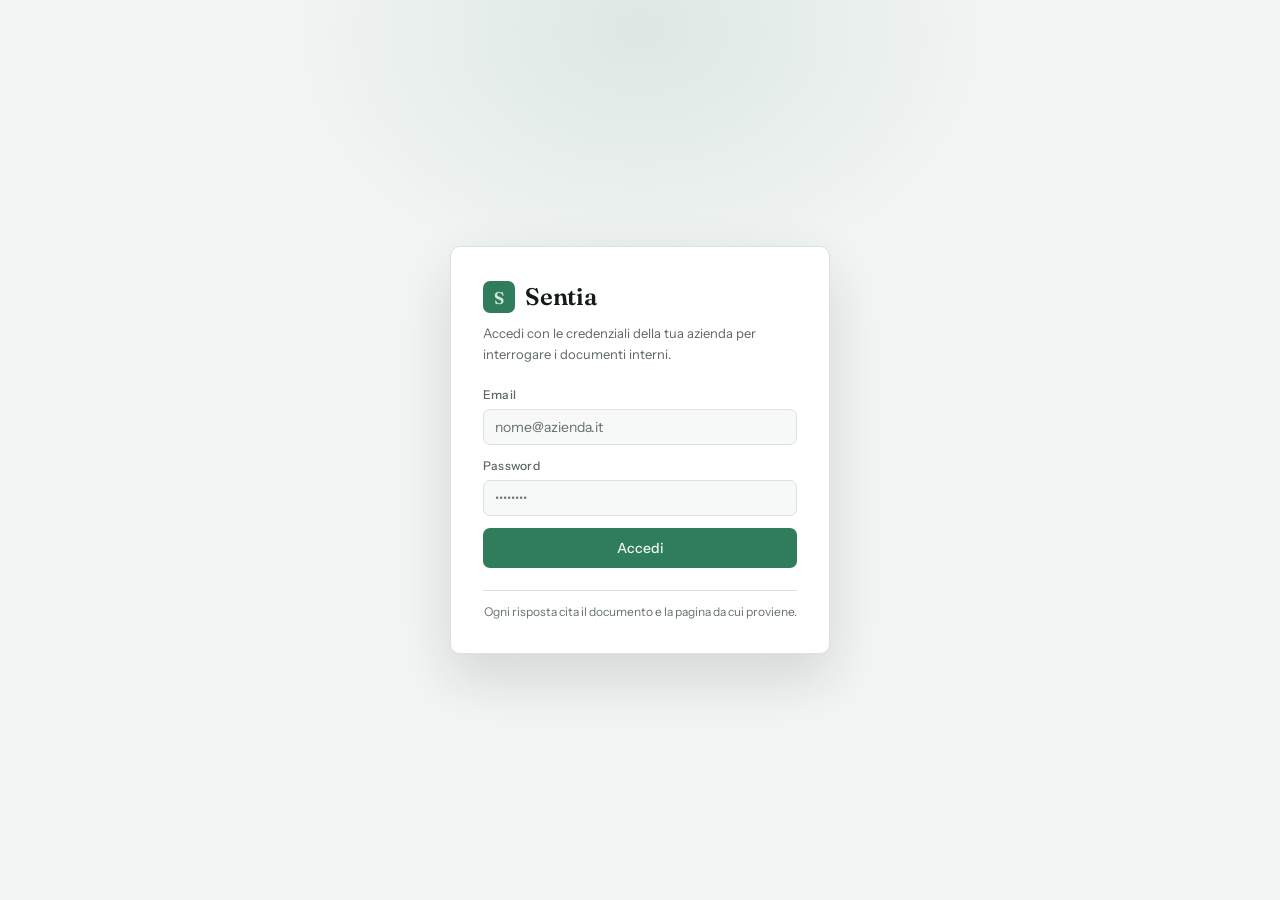
<file: frontend/index.html>
<!DOCTYPE html>
<html lang="it">
<head>
    <meta charset="UTF-8">
    <meta name="viewport" content="width=device-width, initial-scale=1.0">
    <meta name="description" content="Sentia — Assistente AI aziendale basato su documenti interni">
    <meta name="theme-color" content="#0f1211">
    <title>Sentia</title>
    <link rel="preconnect" href="https://fonts.googleapis.com">
    <link rel="preconnect" href="https://fonts.gstatic.com" crossorigin>
    <link rel="stylesheet" href="style.css">
    <link rel="icon" href="data:image/svg+xml,<svg xmlns='http://www.w3.org/2000/svg' viewBox='0 0 32 32'><rect width='32' height='32' rx='7' fill='%232f7d5d'/><text x='16' y='22' font-family='Georgia,serif' font-size='16' font-weight='600' fill='%230f1211' text-anchor='middle'>S</text></svg>">
    <script>
        // Applica il tema prima del primo paint: farlo da app.js
        // mostrerebbe un lampo di scuro a chi ha scelto il chiaro.
        (function () {
            var saved = localStorage.getItem('rag_theme');
            var theme = saved || (window.matchMedia('(prefers-color-scheme: light)').matches ? 'light' : 'dark');
            document.documentElement.setAttribute('data-theme', theme);
        })();
    </script>
</head>
<body>

    <!-- ===================== LOGIN ===================== -->
    <div id="login-page" class="login-container">
        <div class="login-card">
            <div class="login-logo">
                <span class="login-logo-icon">S</span>
                <h1>Sentia</h1>
            </div>
            <p class="login-subtitle">Accedi con le credenziali della tua azienda per interrogare i documenti interni.</p>

            <form id="login-form">
                <div class="form-group">
                    <label class="form-label" for="login-email">Email</label>
                    <input class="form-input" type="email" id="login-email" placeholder="nome@azienda.it" required autocomplete="email">
                </div>
                <div class="form-group">
                    <label class="form-label" for="login-password">Password</label>
                    <input class="form-input" type="password" id="login-password" placeholder="••••••••" required autocomplete="current-password">
                </div>
                <button class="btn-primary btn-block" type="submit" id="login-btn">Accedi</button>
            </form>
            <div id="login-error" class="login-error hidden" role="alert"></div>

            <p class="login-foot">Ogni risposta cita il documento e la pagina da cui proviene.</p>
        </div>
    </div>


    <!-- ================ CAMBIO PASSWORD (primo accesso) ================ -->
    <div id="change-password-page" class="login-container hidden">
        <div class="login-card">
            <div class="login-logo">
                <span class="login-logo-icon">S</span>
                <h1>Sentia</h1>
            </div>
            <p class="login-subtitle">Primo accesso: imposta una nuova password personale. La password provvisoria non sarà più valida.</p>

            <form id="change-password-form">
                <div class="form-group">
                    <label class="form-label" for="new-password">Nuova password</label>
                    <input class="form-input" type="password" id="new-password" placeholder="Almeno 8 caratteri" required autocomplete="new-password" minlength="8">
                </div>
                <div class="form-group">
                    <label class="form-label" for="confirm-password">Conferma password</label>
                    <input class="form-input" type="password" id="confirm-password" placeholder="Ripeti la password" required autocomplete="new-password" minlength="8">
                </div>
                <button class="btn-primary btn-block" type="submit" id="change-password-btn">Imposta password e accedi</button>
            </form>
            <div id="change-password-error" class="login-error hidden" role="alert"></div>

            <p class="login-foot">La nuova password è nota solo a te: nessuno del team può vederla o recuperarla.</p>
        </div>
    </div>


    <!-- ===================== APP ===================== -->
    <div id="app-page" class="app-container hidden">

        <div id="mobile-overlay" class="mobile-overlay"></div>

        <!-- ============ SIDEBAR ============ -->
        <aside id="sidebar" class="sidebar">
            <div class="sidebar-header">
                <span class="sidebar-logo">S</span>
                <div class="sidebar-brand">
                    <h3 class="sidebar-title">Sentia</h3>
                    <span class="sidebar-tenant" id="sidebar-tenant">Area riservata</span>
                </div>
            </div>

            <!-- Navigazione: cambia il contenuto della sidebar, non la pagina.
                 Tenere cronologia e archivio in due pannelli distinti evita
                 lo scroll infinito quando le conversazioni crescono. -->
            <nav class="sidebar-nav" role="tablist" aria-label="Sezioni">
                <button class="nav-tab active" data-panel="chats" role="tab" aria-selected="true">
                    <span data-icon="chat"></span> Chat
                </button>
                <button class="nav-tab" data-panel="archive" role="tab" aria-selected="false">
                    <span data-icon="folder"></span> Archivio
                    <span class="nav-badge hidden" id="nav-archive-badge">0</span>
                </button>
            </nav>

            <!-- ---- Pannello: conversazioni ---- -->
            <div class="sidebar-panel active" id="panel-chats">
                <div class="sidebar-panel-actions">
                    <button id="btn-new-chat" class="btn-new-chat">
                        <span data-icon="plus"></span> Nuova conversazione
                    </button>
                </div>
                <div class="sidebar-scroll">
                    <ul id="chat-list" class="chat-list"></ul>
                    <div id="chat-empty" class="empty-note hidden">
                        <p>Nessuna conversazione. Iniziane una.</p>
                    </div>
                </div>
            </div>

            <!-- ---- Pannello: archivio documenti + coda upload ---- -->
            <div class="sidebar-panel" id="panel-archive">
                <div class="sidebar-panel-actions">
                    <div id="upload-area" class="upload-area" tabindex="0" role="button"
                         aria-label="Aggiungi PDF: trascina i file o premi Invio per sfogliare">
                        <span class="upload-area-icon" data-icon="upload"></span>
                        <span class="upload-area-text">Trascina qui i PDF</span>
                        <span class="upload-area-hint">o clicca per sceglierne più di uno</span>
                    </div>
                    <input type="file" id="file-input" class="file-input-hidden" accept="application/pdf,.pdf" multiple>
                </div>

                <div class="sidebar-scroll">
                    <!-- Coda: compare solo quando c'è qualcosa da mostrare -->
                    <section id="queue-section" class="queue-section hidden" aria-live="polite">
                        <div class="section-label">
                            <span>In lavorazione</span>
                            <span class="section-label-meta" id="queue-summary"></span>
                        </div>
                        <ul id="queue-list" class="queue-list"></ul>
                        <button id="queue-clear" class="btn-ghost btn-tiny hidden">Rimuovi completati</button>
                    </section>

                    <div class="section-label"><span>Documenti indicizzati</span></div>
                    <ul id="doc-list" class="doc-list"></ul>
                    <div id="doc-empty" class="empty-note hidden">
                        <p>Nessun documento. Carica un PDF per iniziare a fare domande.</p>
                    </div>
                </div>
            </div>

            <div class="sidebar-footer">
                <div class="sidebar-user">
                    <div id="user-avatar" class="user-avatar">U</div>
                    <div class="user-info">
                        <div id="user-email" class="user-email">utente@azienda.it</div>
                        <div class="user-role">Account aziendale</div>
                    </div>
                </div>
                <div class="sidebar-footer-actions">
                    <button id="btn-theme" class="btn-icon-only" title="Passa al tema chiaro"><span data-icon="sun"></span></button>
                    <button id="btn-settings" class="btn-icon-only" title="Provider" aria-label="Provider"><span data-icon="settings"></span></button>
                    <button id="btn-logout" class="btn-icon-only" title="Esci" aria-label="Esci"><span data-icon="logout"></span></button>
                </div>
            </div>
        </aside>

        <!-- ============ MAIN ============ -->
        <main class="main-content">

            <!-- ---- Chat ---- -->
            <div id="chat-view" class="chat-view">
                <header class="chat-header">
                    <button class="mobile-menu-btn" title="Menu" aria-label="Apri menu"><span data-icon="menu"></span></button>
                    <div class="chat-header-info">
                        <h2 id="active-chat-title">Sentia</h2>
                        <p id="chat-header-sub">Risposte tratte dai documenti della tua azienda</p>
                    </div>
                    <div class="chat-header-actions">
                        <button id="btn-clear-chat" class="btn-ghost btn-small" title="Elimina questa conversazione">
                            <span data-icon="trash"></span> Elimina
                        </button>
                        <button id="btn-toggle-rail" class="btn-ghost btn-small" title="Mostra o nascondi le fonti" aria-expanded="true">
                            <span data-icon="panel"></span> Fonti
                        </button>
                    </div>
                </header>

                <div id="chat-messages" class="chat-messages">
                    <div id="chat-welcome" class="chat-welcome">
                        <h2 class="welcome-title">Chiedi ai tuoi documenti</h2>
                        <p class="welcome-subtitle">
                            Sentia legge solo i file caricati dalla tua azienda e cita documento e pagina
                            per ogni affermazione. Se un dato non c'è, te lo dice.
                        </p>
                        <div class="welcome-suggestions">
                            <button class="suggestion-chip" data-query="Elencami tutti i pagamenti effettuati a ">
                                <span class="chip-kind">Elenco</span> Tutti i pagamenti a un fornitore
                            </button>
                            <button class="suggestion-chip" data-query="Qual è il saldo finale dell'ultimo estratto conto?">
                                <span class="chip-kind">Dato</span> Saldo dell'ultimo estratto conto
                            </button>
                            <button class="suggestion-chip" data-query="Quanto ho speso complessivamente questo mese?">
                                <span class="chip-kind">Totale</span> Spesa complessiva del mese
                            </button>
                            <button class="suggestion-chip" data-query="Riassumi i movimenti principali degli ultimi documenti caricati">
                                <span class="chip-kind">Sintesi</span> Movimenti principali
                            </button>
                        </div>
                    </div>
                </div>

                <div class="chat-input-container">
                    <div class="chat-input-wrapper">
                        <div class="chat-input-box" id="composer">
                            <textarea id="chat-input" class="chat-input" placeholder="Fai una domanda sui documenti…" rows="1"></textarea>
                            <button id="btn-send" class="btn-send" disabled title="Invia" aria-label="Invia messaggio"><span data-icon="send"></span></button>
                        </div>
                        <p class="chat-disclaimer">Invio per inviare · Maiusc+Invio per andare a capo</p>
                    </div>
                </div>
            </div>

            <!-- ---- Provider ---- -->
            <div id="settings-view" class="settings-view hidden">
                <header class="chat-header">
                    <button class="mobile-menu-btn" title="Menu" aria-label="Apri menu"><span data-icon="menu"></span></button>
                    <div class="chat-header-info">
                        <h2>Impostazioni</h2>
                        <p>Provider AI e integrazioni. Chiavi e token restano cifrati sul server.</p>
                    </div>
                    <div class="chat-header-actions">
                        <button id="btn-back-chat" class="btn-ghost btn-small">Torna alla chat</button>
                    </div>
                </header>

                <div class="settings-view-content">

                    <!-- ---- Piano e utilizzo ---- -->
                    <div class="section-label settings-section-label"><span>Piano</span></div>
                    <div class="plan-card" id="plan-card">
                        <div class="plan-card-header">
                            <div class="plan-title">
                                <h3 id="plan-name">—</h3>
                                <span class="plan-history" id="plan-history"></span>
                            </div>
                            <span class="plan-badge" id="plan-badge">—</span>
                        </div>
                        <div class="plan-meters">
                            <div class="plan-meter" id="plan-meter-documents">
                                <div class="plan-meter-head">
                                    <span class="plan-meter-label">Documenti indicizzati</span>
                                    <span class="plan-meter-value" id="plan-documents-value">—</span>
                                </div>
                                <div class="plan-meter-track">
                                    <div class="plan-meter-fill" id="plan-documents-fill"></div>
                                </div>
                            </div>
                            <div class="plan-meter" id="plan-meter-inboxes">
                                <div class="plan-meter-head">
                                    <span class="plan-meter-label">Caselle Outlook collegate</span>
                                    <span class="plan-meter-value" id="plan-inboxes-value">—</span>
                                </div>
                                <div class="plan-meter-track">
                                    <div class="plan-meter-fill" id="plan-inboxes-fill"></div>
                                </div>
                            </div>
                        </div>
                        <p class="plan-hint hidden" id="plan-hint" role="status"></p>
                    </div>

                    <!-- ---- Integrazioni email ---- -->
                    <div class="section-label settings-section-label"><span>Integrazioni email</span></div>
                    <div class="provider-grid">
                        <div class="provider-card" id="card-outlook">
                            <div class="provider-card-header">
                                <div class="provider-info-header">
                                    <span class="provider-badge-icon">OL</span>
                                    <h3>Outlook</h3>
                                </div>
                                <span class="provider-status-badge inactive" id="outlook-status-badge">Non connesso</span>
                            </div>
                            <div class="provider-card-body">
                                <p class="integration-desc" id="outlook-desc">
                                    Collega la casella Outlook aziendale: le email vengono indicizzate
                                    e diventano interrogabili in chat, come i documenti caricati.
                                </p>
                                <!-- Una riga per casella collegata (multi-inbox: 1 Starter, 3 Business, illimitate Enterprise) -->
                                <div class="inbox-list hidden" id="outlook-accounts"></div>
                                <p class="integration-error hidden" id="outlook-error" role="alert"></p>
                                <div class="provider-card-footer">
                                    <button class="btn-primary btn-small" id="btn-connect-outlook">Collega Outlook</button>
                                    <button class="btn-ghost btn-small hidden" id="btn-sync-outlook">Sincronizza tutte</button>
                                    <span class="inbox-limit-note hidden" id="outlook-limit-note"></span>
                                </div>
                            </div>
                        </div>
                    </div>

                    <!-- ---- Provider ---- -->
                    <div class="section-label settings-section-label"><span>Provider AI</span></div>
                    <div class="provider-grid">

                        <div class="provider-card" id="card-openai">
                            <div class="provider-card-header">
                                <div class="provider-info-header">
                                    <span class="provider-badge-icon">AI</span>
                                    <h3>OpenAI</h3>
                                </div>
                                <span class="provider-status-badge inactive" id="openai-status-badge">Inattivo</span>
                            </div>
                            <div class="provider-card-body">
                                <div class="form-group">
                                    <label class="form-label" for="openai-api-key">API key</label>
                                    <input class="form-input" type="password" id="openai-api-key" placeholder="sk-…" autocomplete="off">
                                </div>
                                <div class="form-row">
                                    <div class="form-group">
                                        <label class="form-label" for="openai-model">Modello</label>
                                        <select class="form-input" id="openai-model">
                                            <option value="gpt-5.6-terra" selected>GPT 5.6 Terra</option>
                                            <option value="gpt-5.6-sol">GPT 5.6 Sol</option>
                                            <option value="gpt-5.6-luna">GPT 5.6 Luna</option>
                                        </select>
                                    </div>
                                    <div class="form-group">
                                        <label class="form-label" for="openai-base-url">Base URL</label>
                                        <input class="form-input" type="text" id="openai-base-url" placeholder="predefinito">
                                    </div>
                                </div>
                                <div class="provider-card-footer">
                                    <button class="btn-save-provider btn-primary btn-small" data-provider="openai">Salva e attiva</button>
                                    <button class="btn-delete-provider btn-ghost btn-small hidden" data-provider="openai" id="openai-delete-btn">Elimina</button>
                                </div>
                            </div>
                        </div>

                        <div class="provider-card" id="card-anthropic">
                            <div class="provider-card-header">
                                <div class="provider-info-header">
                                    <span class="provider-badge-icon">AN</span>
                                    <h3>Anthropic</h3>
                                </div>
                                <span class="provider-status-badge inactive" id="anthropic-status-badge">Inattivo</span>
                            </div>
                            <div class="provider-card-body">
                                <div class="form-group">
                                    <label class="form-label" for="anthropic-api-key">API key</label>
                                    <input class="form-input" type="password" id="anthropic-api-key" placeholder="sk-ant-…" autocomplete="off">
                                </div>
                                <div class="form-row">
                                    <div class="form-group">
                                        <label class="form-label" for="anthropic-model">Modello</label>
                                        <select class="form-input" id="anthropic-model">
                                            <option value="claude-opus-4-8" selected>Claude Opus 4.8</option>
                                            <option value="claude-sonnet-5">Claude Sonnet 5</option>
                                            <option value="claude-haiku-4-5-20251001">Claude Haiku 4.5</option>
                                        </select>
                                    </div>
                                    <div class="form-group">
                                        <label class="form-label" for="anthropic-base-url">Base URL</label>
                                        <input class="form-input" type="text" id="anthropic-base-url" placeholder="predefinito">
                                    </div>
                                </div>
                                <div class="provider-card-footer">
                                    <button class="btn-save-provider btn-primary btn-small" data-provider="anthropic">Salva e attiva</button>
                                    <button class="btn-delete-provider btn-ghost btn-small hidden" data-provider="anthropic" id="anthropic-delete-btn">Elimina</button>
                                </div>
                            </div>
                        </div>

                        <div class="provider-card" id="card-gemini">
                            <div class="provider-card-header">
                                <div class="provider-info-header">
                                    <span class="provider-badge-icon">GM</span>
                                    <h3>Gemini</h3>
                                </div>
                                <span class="provider-status-badge inactive" id="gemini-status-badge">Inattivo</span>
                            </div>
                            <div class="provider-card-body">
                                <div class="form-group">
                                    <label class="form-label" for="gemini-api-key">API key</label>
                                    <input class="form-input" type="password" id="gemini-api-key" placeholder="AIza…" autocomplete="off">
                                </div>
                                <div class="form-row">
                                    <div class="form-group">
                                        <label class="form-label" for="gemini-model">Modello</label>
                                        <select class="form-input" id="gemini-model">
                                            <option value="gemini-3.5-flash" selected>Gemini 3.5 Flash</option>
                                            <option value="gemini-3.1-pro-preview">Gemini 3.1 Pro Preview</option>
                                            <option value="gemini-3.1-flash-lite">Gemini 3.1 Flash-Lite</option>
                                        </select>
                                    </div>
                                    <div class="form-group">
                                        <label class="form-label" for="gemini-base-url">Base URL</label>
                                        <input class="form-input" type="text" id="gemini-base-url" placeholder="predefinito">
                                    </div>
                                </div>
                                <div class="provider-card-footer">
                                    <button class="btn-save-provider btn-primary btn-small" data-provider="gemini">Salva e attiva</button>
                                    <button class="btn-delete-provider btn-ghost btn-small hidden" data-provider="gemini" id="gemini-delete-btn">Elimina</button>
                                </div>
                            </div>
                        </div>

                    </div>
                </div>
            </div>
        </main>

        <!-- ============ LEDGER RAIL (fonti) ============ -->
        <aside id="sources-rail" class="sources-rail" aria-label="Fonti citate">
            <header class="rail-header">
                <div class="rail-title">
                    <span>Fonti</span>
                    <span class="rail-count" id="rail-count">0</span>
                </div>
                <button id="rail-close" class="btn-icon-only" title="Nascondi le fonti" aria-label="Nascondi le fonti"><span data-icon="close"></span></button>
            </header>
            <div class="rail-body" id="rail-body">
                <div class="rail-empty" id="rail-empty">
                    <p>Le fonti compaiono qui appena Sentia le recupera, con documento e pagina.</p>
                </div>
            </div>
        </aside>

        <button id="rail-open" class="rail-open-tab hidden" title="Mostra le fonti" aria-label="Mostra le fonti">
            <span data-icon="panel"></span>
        </button>
    </div>

    <div id="toast-container" class="toast-container" aria-live="polite"></div>
    <div id="modal-root"></div>

    <script src="app.js"></script>
</body>
</html>
</file>
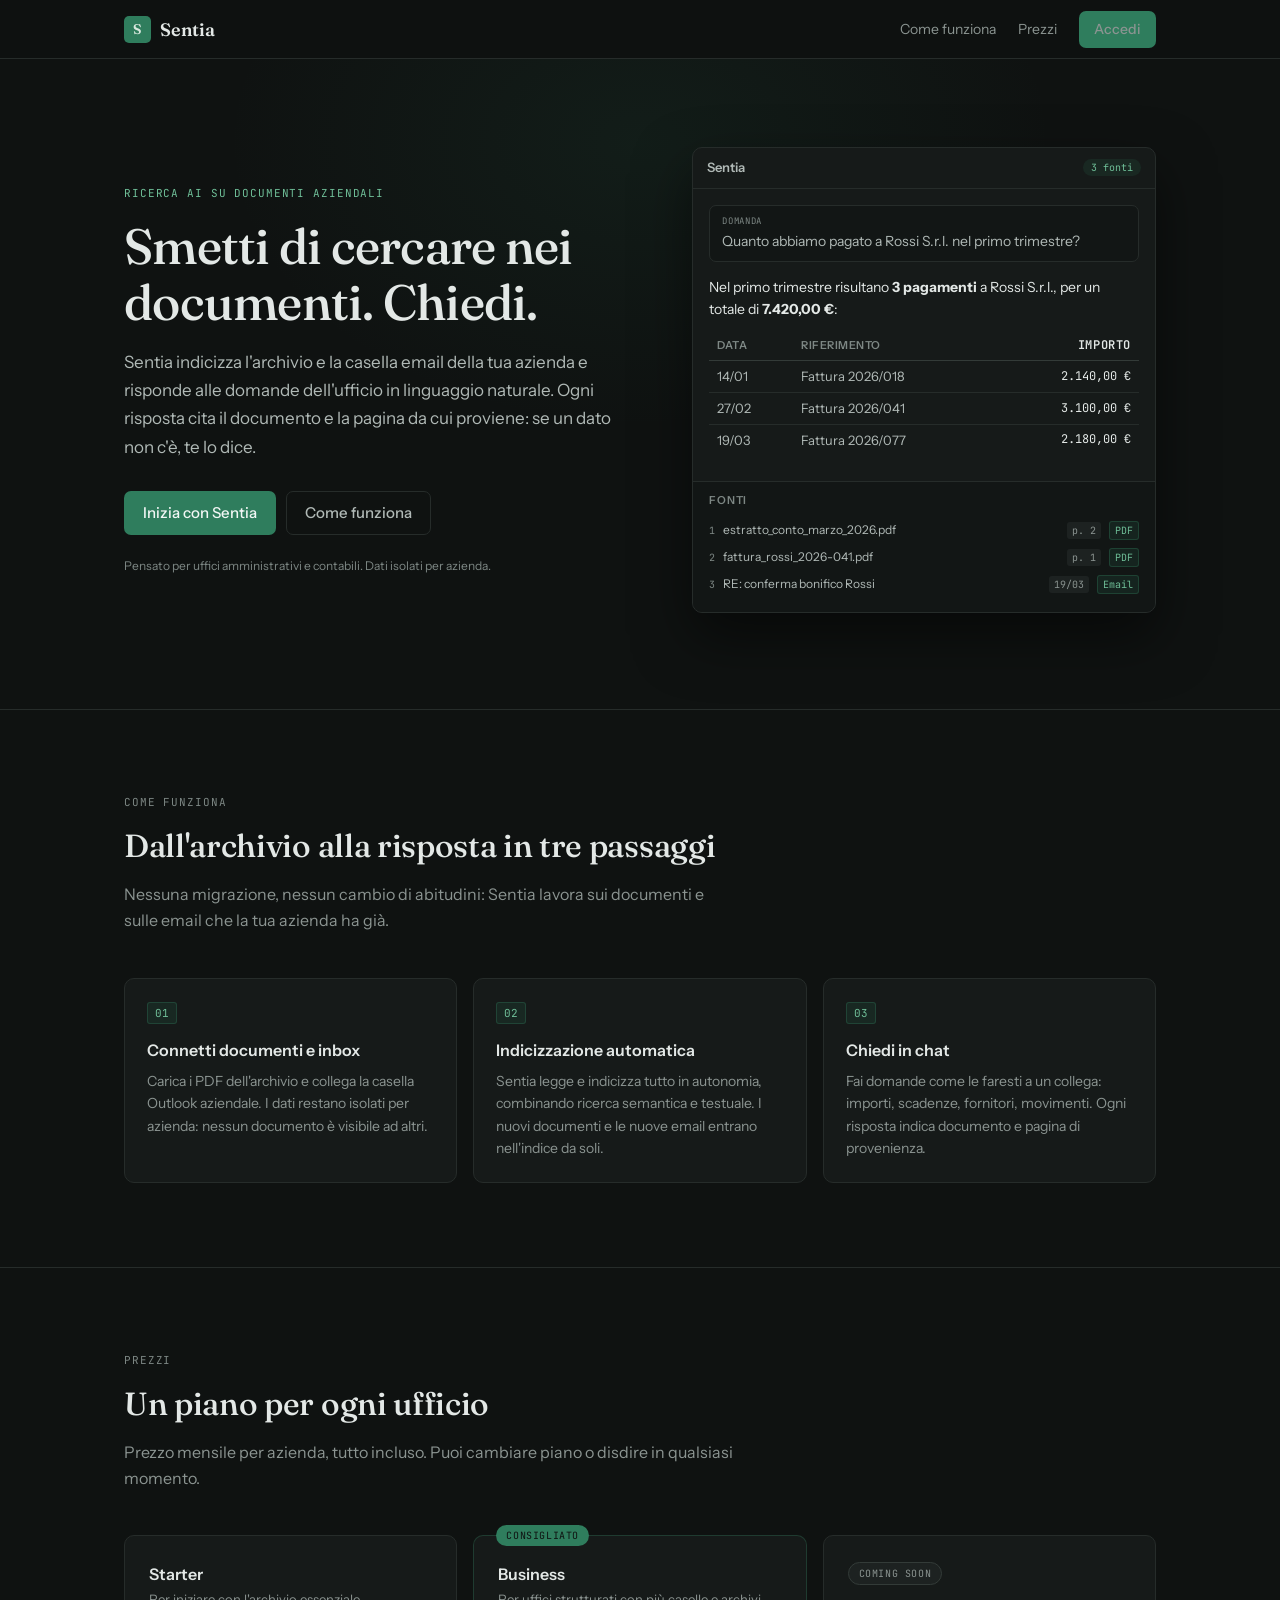
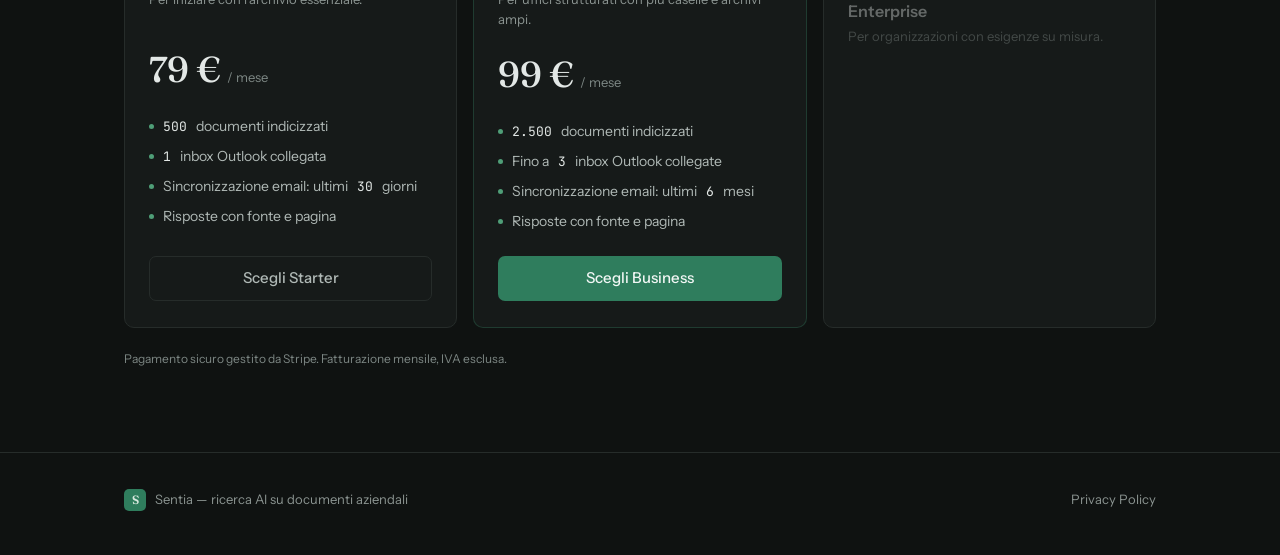
<file: landing/index.html>
<!DOCTYPE html>
<html lang="it">
<head>
    <meta charset="UTF-8">
    <meta name="viewport" content="width=device-width, initial-scale=1.0">
    <meta name="description" content="Sentia — Chiedi ai documenti della tua azienda. Ricerca AI su archivi interni ed email, con fonte e pagina per ogni risposta.">
    <meta name="theme-color" content="#0f1211">
    <title>Sentia — Chiedi ai documenti della tua azienda</title>
    <link rel="preconnect" href="https://fonts.googleapis.com">
    <link rel="preconnect" href="https://fonts.gstatic.com" crossorigin>
    <link rel="stylesheet" href="style.css">
    <link rel="icon" href="data:image/svg+xml,<svg xmlns='http://www.w3.org/2000/svg' viewBox='0 0 32 32'><rect width='32' height='32' rx='7' fill='%232f7d5d'/><text x='16' y='22' font-family='Georgia,serif' font-size='16' font-weight='600' fill='%230f1211' text-anchor='middle'>S</text></svg>">
</head>
<body>

    <header class="site-header">
        <div class="wrap">
            <a class="brand" href="/">
                <span class="brand-mark">S</span>
                <span class="brand-name">Sentia</span>
            </a>
            <nav class="header-nav" aria-label="Principale">
                <a class="nav-link-how" href="#come-funziona">Come funziona</a>
                <a href="#prezzi">Prezzi</a>
                <a class="btn-primary" href="https://app.asksentia.com">Accedi</a>
            </nav>
        </div>
    </header>

    <!-- ===================== HERO ===================== -->
    <section class="hero">
        <div class="wrap">
            <div class="hero-copy">
                <p class="hero-eyebrow">Ricerca AI su documenti aziendali</p>
                <h1>Smetti di cercare nei documenti. Chiedi.</h1>
                <p class="hero-sub">
                    Sentia indicizza l'archivio e la casella email della tua azienda e risponde
                    alle domande dell'ufficio in linguaggio naturale. Ogni risposta cita il
                    documento e la pagina da cui proviene: se un dato non c'è, te lo dice.
                </p>
                <div class="hero-ctas">
                    <a class="btn-primary" href="#prezzi">Inizia con Sentia</a>
                    <a class="btn-ghost" href="#come-funziona">Come funziona</a>
                </div>
                <p class="hero-note">Pensato per uffici amministrativi e contabili. Dati isolati per azienda.</p>
            </div>

            <!-- Vignetta prodotto: una risposta reale con le sue fonti -->
            <div class="demo-card" aria-label="Esempio di risposta di Sentia">
                <div class="demo-head">
                    <span class="demo-head-title">Sentia</span>
                    <span class="demo-head-badge">3 fonti</span>
                </div>
                <div class="demo-body">
                    <div class="demo-q">Quanto abbiamo pagato a Rossi S.r.l. nel primo trimestre?</div>
                    <div class="demo-a">
                        <p>Nel primo trimestre risultano <strong>3 pagamenti</strong> a Rossi S.r.l., per un totale di <strong>7.420,00&nbsp;€</strong>:</p>
                        <table class="demo-table">
                            <thead>
                                <tr><th>Data</th><th>Riferimento</th><th class="num">Importo</th></tr>
                            </thead>
                            <tbody>
                                <tr><td>14/01</td><td>Fattura 2026/018</td><td class="num">2.140,00 €</td></tr>
                                <tr><td>27/02</td><td>Fattura 2026/041</td><td class="num">3.100,00 €</td></tr>
                                <tr><td>19/03</td><td>Fattura 2026/077</td><td class="num">2.180,00 €</td></tr>
                            </tbody>
                        </table>
                    </div>
                </div>
                <div class="demo-sources">
                    <div class="demo-sources-label">Fonti</div>
                    <div class="demo-source">
                        <span class="demo-source-ordinal">1</span>
                        <span class="demo-source-file">estratto_conto_marzo_2026.pdf</span>
                        <span class="demo-source-page">p. 2</span>
                        <span class="demo-source-kind">PDF</span>
                    </div>
                    <div class="demo-source">
                        <span class="demo-source-ordinal">2</span>
                        <span class="demo-source-file">fattura_rossi_2026-041.pdf</span>
                        <span class="demo-source-page">p. 1</span>
                        <span class="demo-source-kind">PDF</span>
                    </div>
                    <div class="demo-source">
                        <span class="demo-source-ordinal">3</span>
                        <span class="demo-source-file">RE: conferma bonifico Rossi</span>
                        <span class="demo-source-page">19/03</span>
                        <span class="demo-source-kind">Email</span>
                    </div>
                </div>
            </div>
        </div>
    </section>

    <!-- ===================== COME FUNZIONA ===================== -->
    <section class="section" id="come-funziona">
        <div class="wrap">
            <p class="section-eyebrow">Come funziona</p>
            <h2 class="section-title">Dall'archivio alla risposta in tre passaggi</h2>
            <p class="section-sub">
                Nessuna migrazione, nessun cambio di abitudini: Sentia lavora sui documenti
                e sulle email che la tua azienda ha già.
            </p>
            <div class="steps">
                <div class="step">
                    <span class="step-num">01</span>
                    <h3>Connetti documenti e inbox</h3>
                    <p>Carica i PDF dell'archivio e collega la casella Outlook aziendale. I dati restano isolati per azienda: nessun documento è visibile ad altri.</p>
                </div>
                <div class="step">
                    <span class="step-num">02</span>
                    <h3>Indicizzazione automatica</h3>
                    <p>Sentia legge e indicizza tutto in autonomia, combinando ricerca semantica e testuale. I nuovi documenti e le nuove email entrano nell'indice da soli.</p>
                </div>
                <div class="step">
                    <span class="step-num">03</span>
                    <h3>Chiedi in chat</h3>
                    <p>Fai domande come le faresti a un collega: importi, scadenze, fornitori, movimenti. Ogni risposta indica documento e pagina di provenienza.</p>
                </div>
            </div>
        </div>
    </section>

    <!-- ===================== PREZZI ===================== -->
    <section class="section" id="prezzi">
        <div class="wrap">
            <p class="section-eyebrow">Prezzi</p>
            <h2 class="section-title">Un piano per ogni ufficio</h2>
            <p class="section-sub">
                Prezzo mensile per azienda, tutto incluso. Puoi cambiare piano o disdire in qualsiasi momento.
            </p>

            <div class="pricing-grid">
                <div class="price-card">
                    <h3 class="price-name">Starter</h3>
                    <p class="price-desc">Per iniziare con l'archivio essenziale.</p>
                    <div class="price-amount">
                        <span class="price-value">79&nbsp;€</span>
                        <span class="price-period">/ mese</span>
                    </div>
                    <ul class="price-features">
                        <li><span class="mono">500</span> documenti indicizzati</li>
                        <li><span class="mono">1</span> inbox Outlook collegata</li>
                        <li>Sincronizzazione email: ultimi <span class="mono">30</span> giorni</li>
                        <li>Risposte con fonte e pagina</li>
                    </ul>
                    <!-- TODO Stripe: sostituire con il Payment Link del piano Starter -->
                    <a class="btn-ghost btn-block" href="https://buy.stripe.com/9B67sMg3ifeecHp0yRdMI02">Scegli Starter</a>
                </div>

                <div class="price-card is-featured">
                    <span class="price-flag">Consigliato</span>
                    <h3 class="price-name">Business</h3>
                    <p class="price-desc">Per uffici strutturati con più caselle e archivi ampi.</p>
                    <div class="price-amount">
                        <span class="price-value">99&nbsp;€</span>
                        <span class="price-period">/ mese</span>
                    </div>
                    <ul class="price-features">
                        <li><span class="mono">2.500</span> documenti indicizzati</li>
                        <li>Fino a <span class="mono">3</span> inbox Outlook collegate</li>
                        <li>Sincronizzazione email: ultimi <span class="mono">6</span> mesi</li>
                        <li>Risposte con fonte e pagina</li>
                    </ul>
                    <!-- TODO Stripe: sostituire con il Payment Link del piano Business -->
                    <a class="btn-primary btn-block" href="https://buy.stripe.com/8x2cN68AQfee22L2GZdMI01">Scegli Business</a>
                </div>

                <div class="price-card is-disabled" aria-disabled="true">
                    <span class="price-soon">Coming soon</span>
                    <h3 class="price-name">Enterprise</h3>
                    <p class="price-desc">Per organizzazioni con esigenze su misura.</p>
                </div>
            </div>

            <p class="pricing-note">Pagamento sicuro gestito da Stripe. Fatturazione mensile, IVA esclusa.</p>
        </div>
    </section>

    <!-- ===================== FOOTER ===================== -->
    <footer class="site-footer">
        <div class="wrap">
            <div class="footer-brand">
                <span class="brand-mark">S</span>
                <span>Sentia — ricerca AI su documenti aziendali</span>
            </div>
            <nav class="footer-links" aria-label="Footer">
                <!-- <a href="mailto:info@sentia.app">info@sentia.app</a> -->
                <a href="privacy.html">Privacy Policy</a>
            </nav>
        </div>
    </footer>

</body>
</html>
</file>
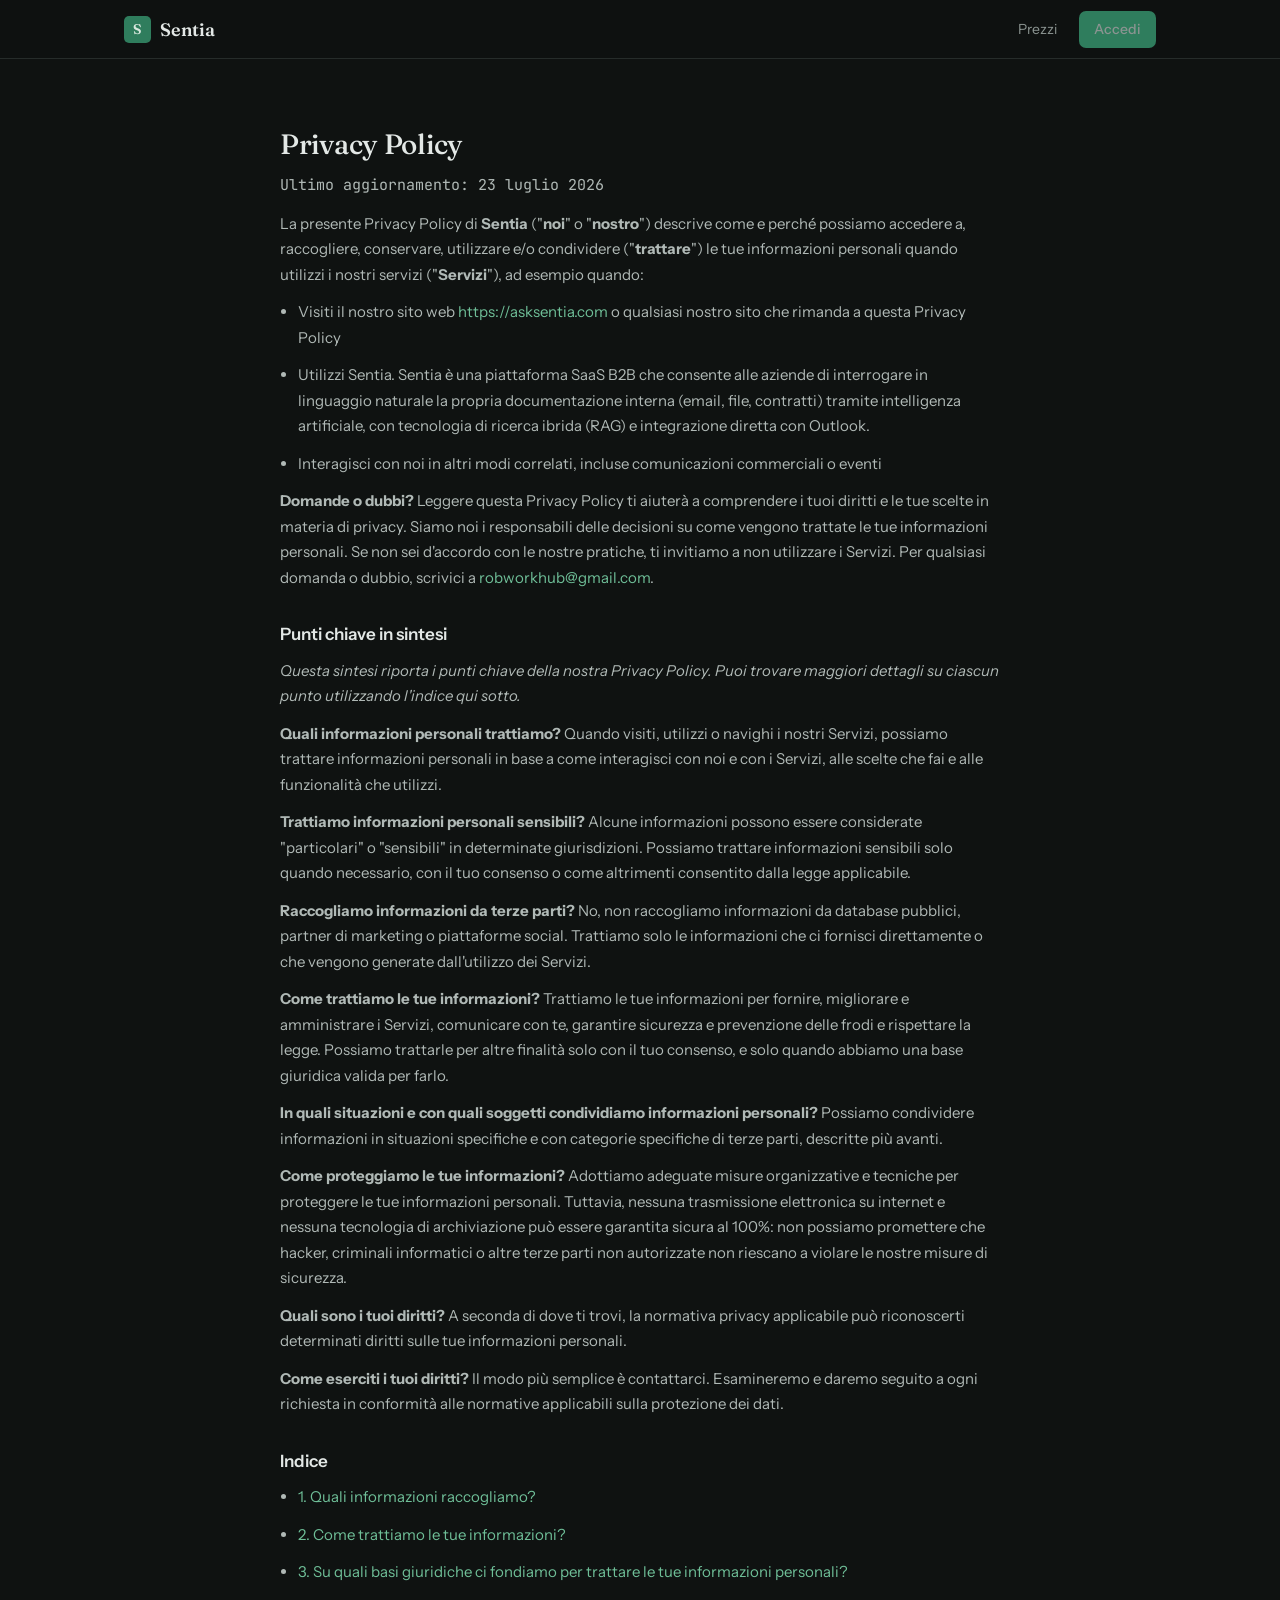
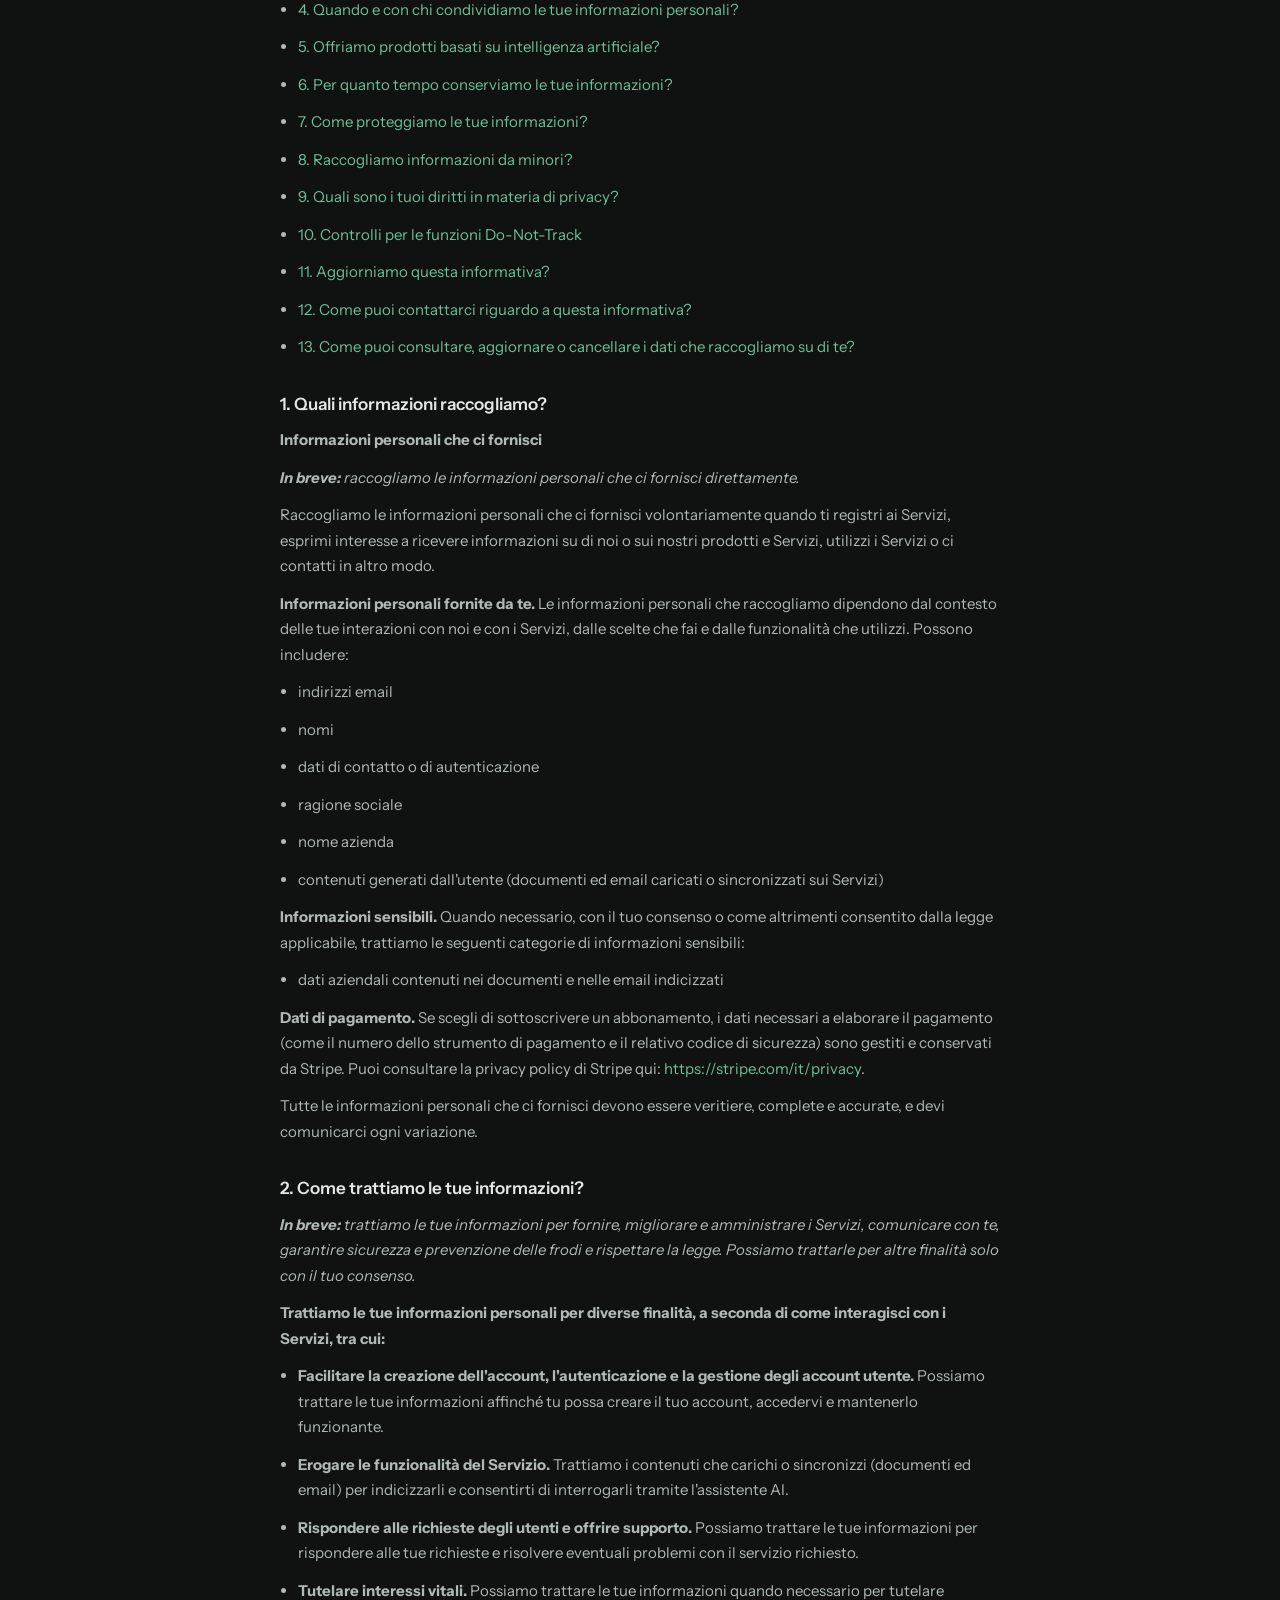
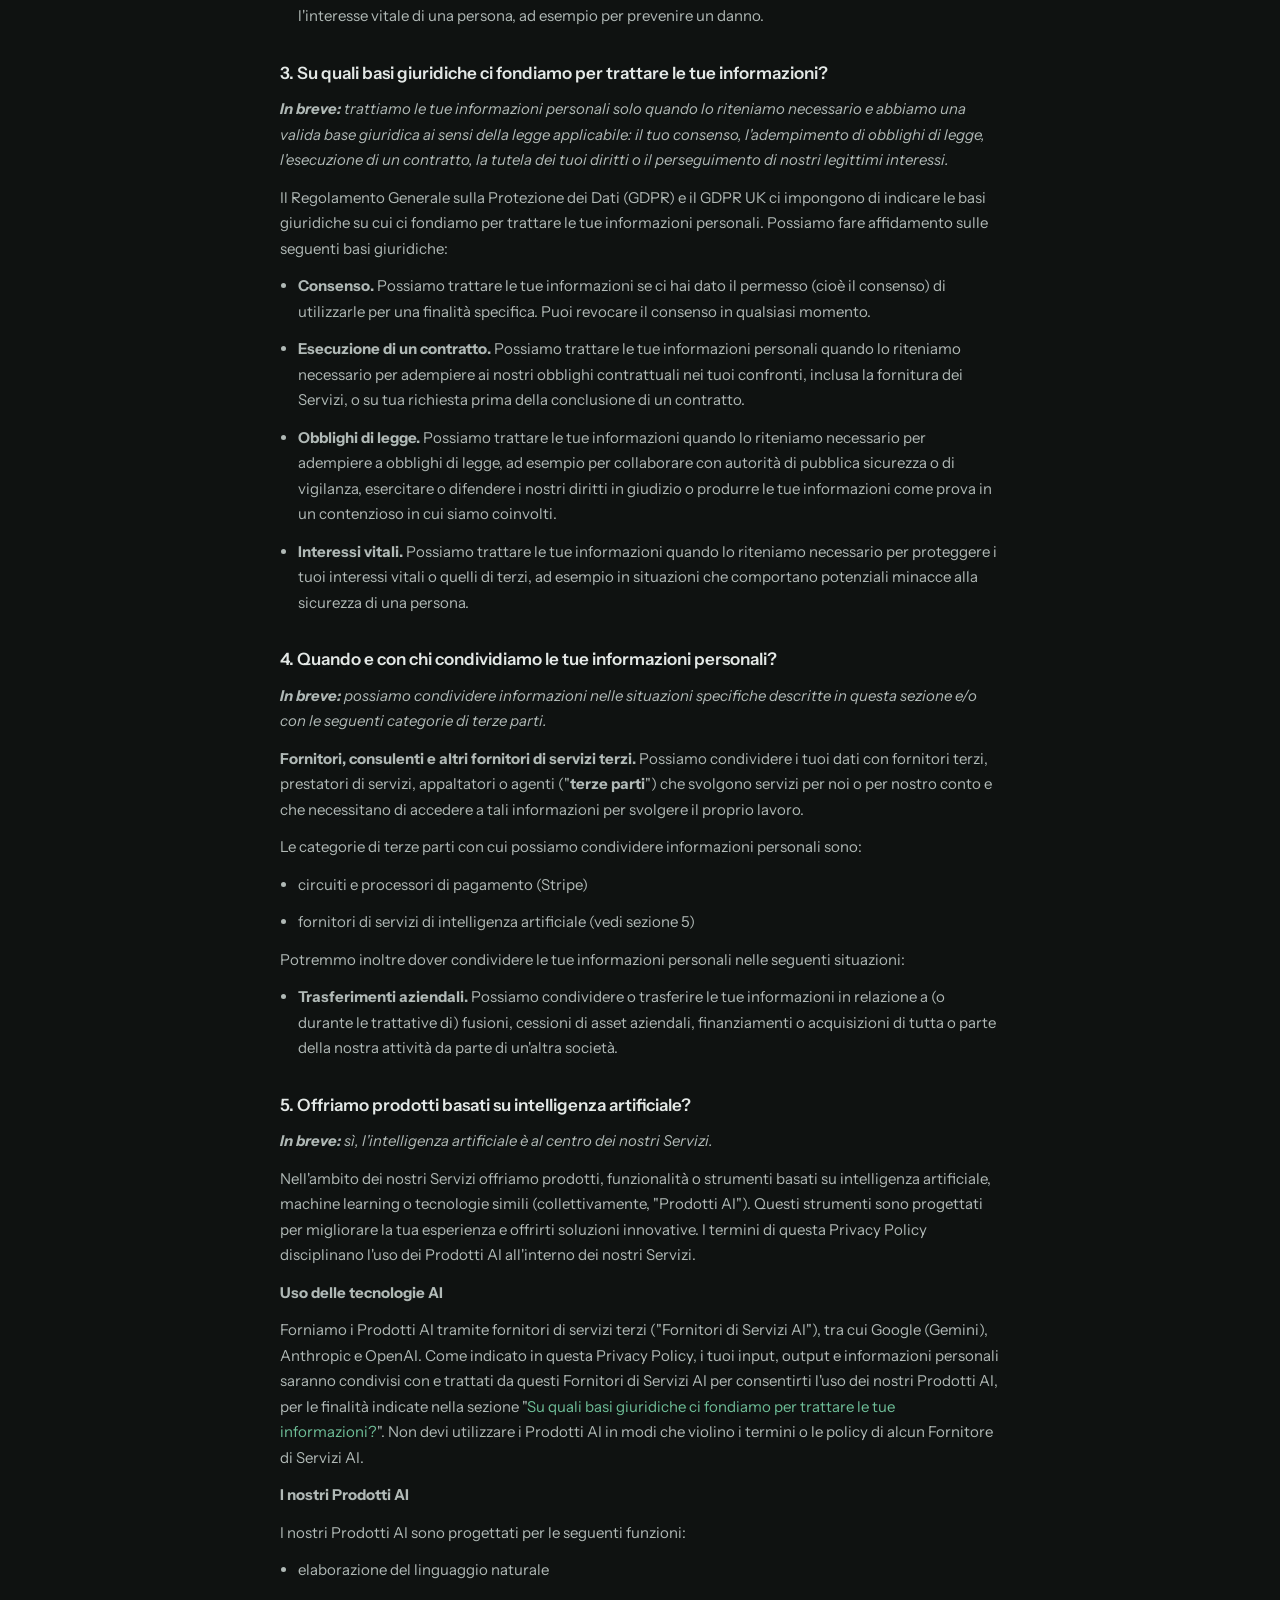
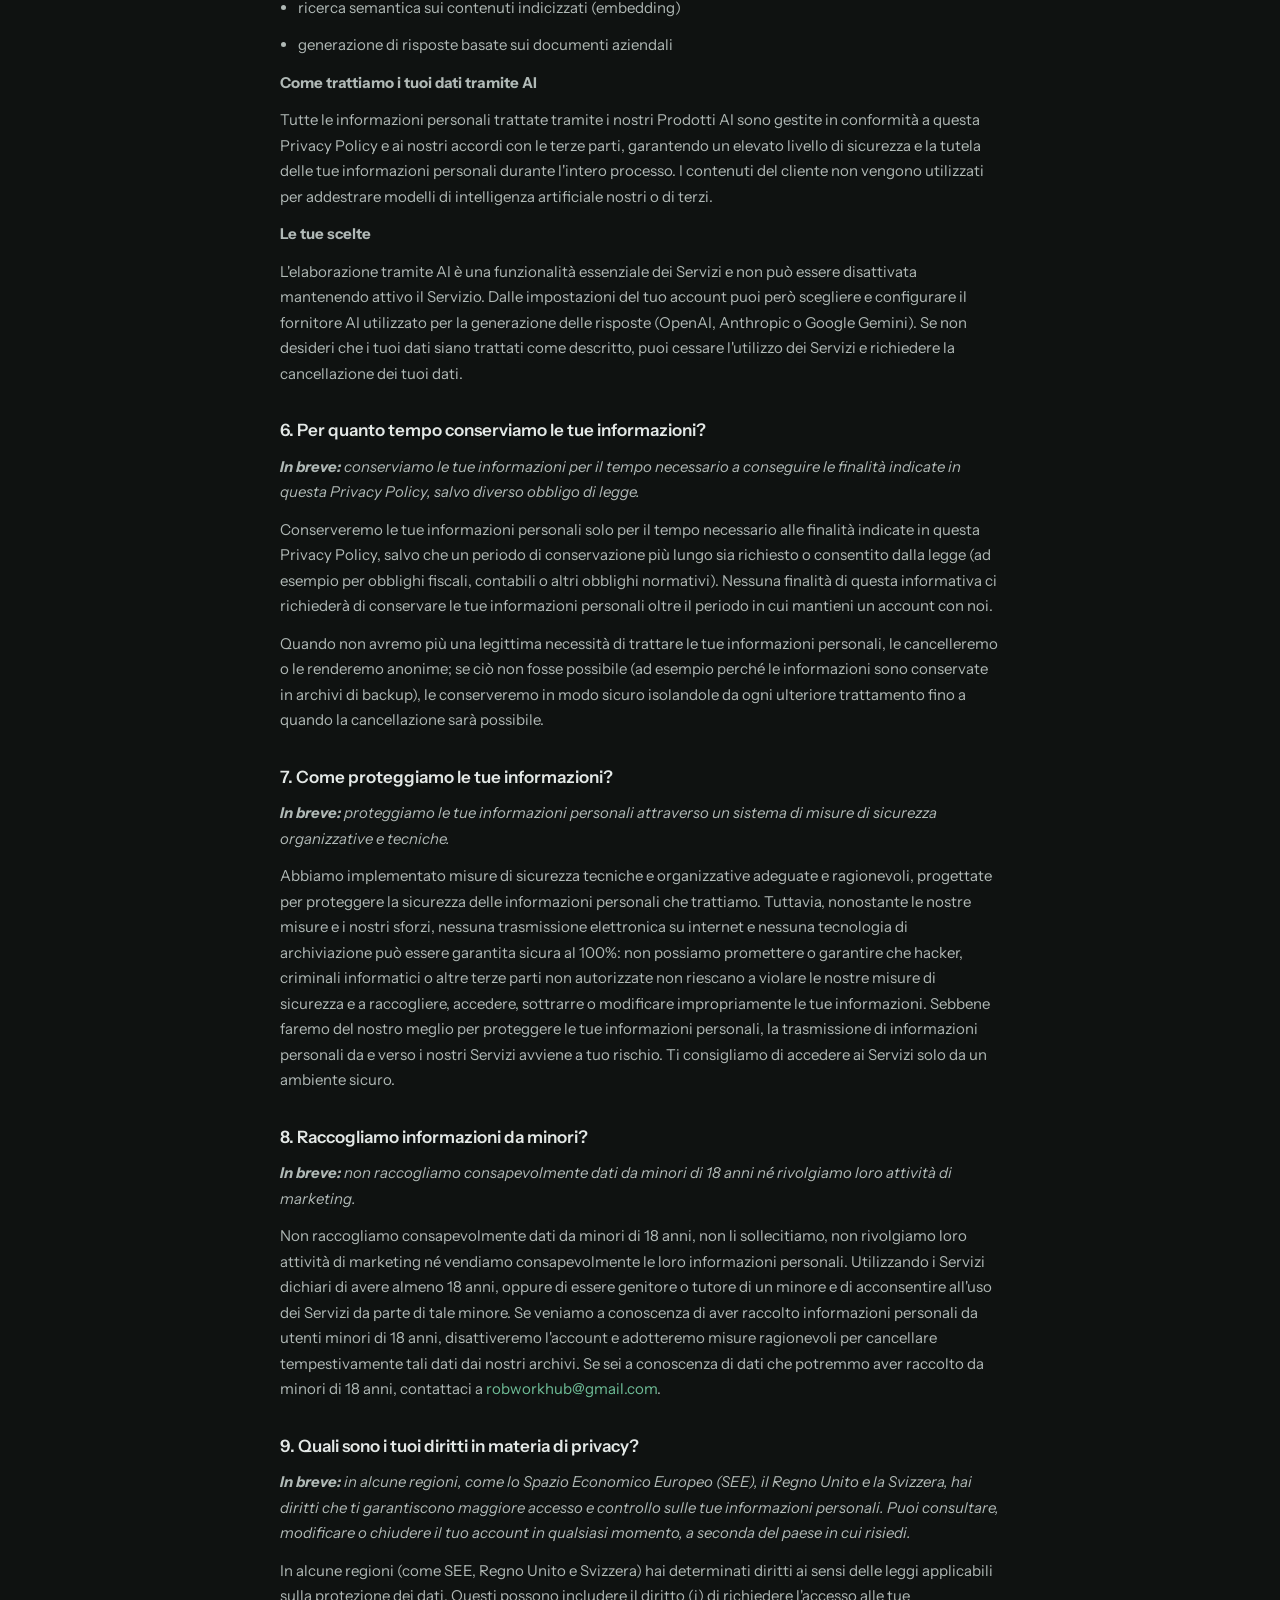
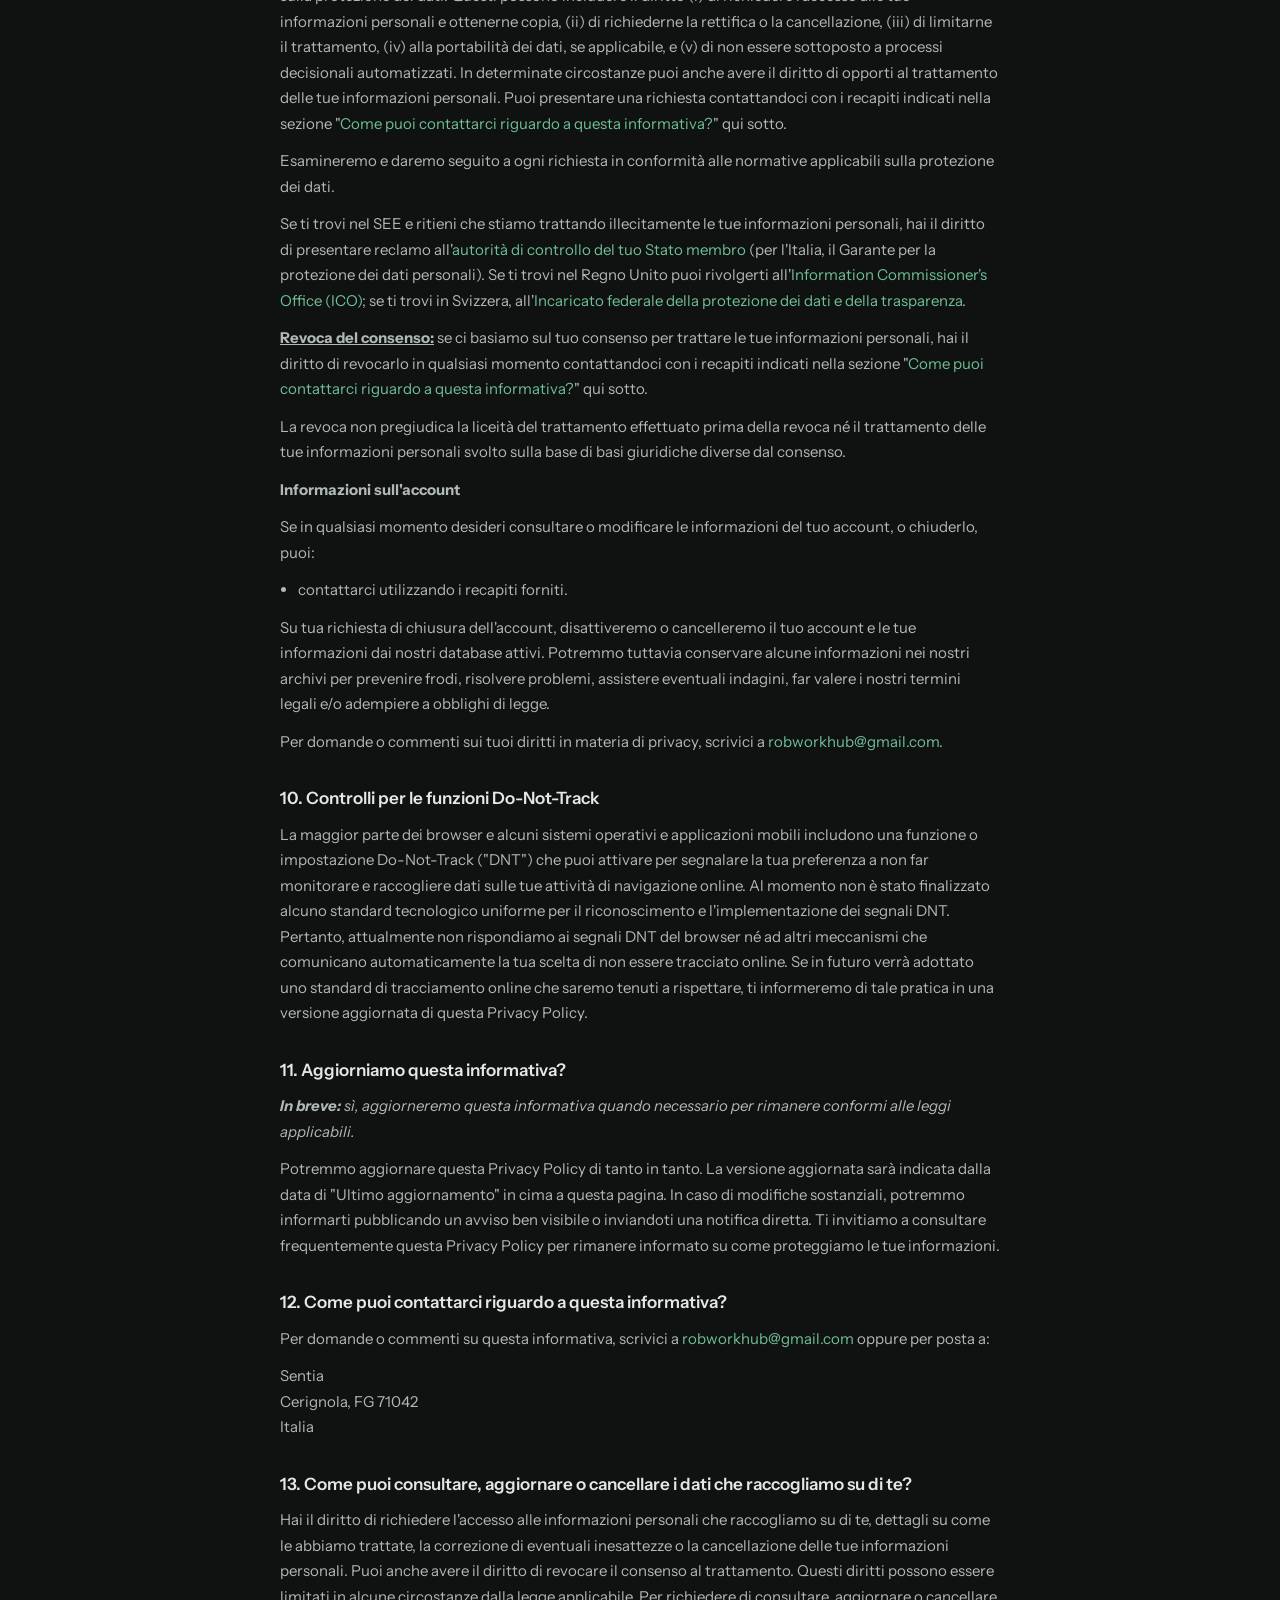
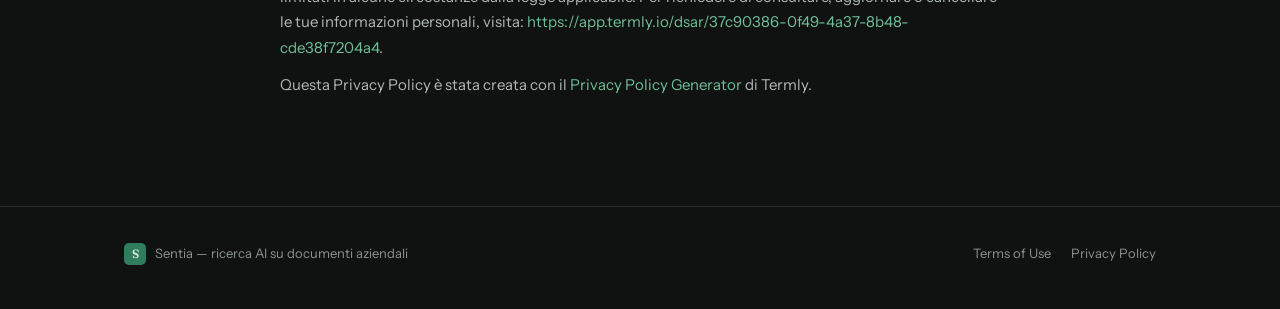
<file: landing/privacy.html>
<!DOCTYPE html>
<html lang="it">
<head>
    <meta charset="UTF-8">
    <meta name="viewport" content="width=device-width, initial-scale=1.0">
    <meta name="theme-color" content="#0f1211">
    <title>Privacy Policy — Sentia</title>
    <link rel="preconnect" href="https://fonts.googleapis.com">
    <link rel="preconnect" href="https://fonts.gstatic.com" crossorigin>
    <link rel="stylesheet" href="style.css">
    <link rel="icon" href="data:image/svg+xml,<svg xmlns='http://www.w3.org/2000/svg' viewBox='0 0 32 32'><rect width='32' height='32' rx='7' fill='%232f7d5d'/><text x='16' y='22' font-family='Georgia,serif' font-size='16' font-weight='600' fill='%230f1211' text-anchor='middle'>S</text></svg>">
</head>
<body>

    <header class="site-header">
        <div class="wrap">
            <a class="brand" href="index.html">
                <span class="brand-mark">S</span>
                <span class="brand-name">Sentia</span>
            </a>
            <nav class="header-nav" aria-label="Principale">
                <a href="index.html#prezzi">Prezzi</a>
                <a class="btn-primary" href="https://app.asksentia.com">Accedi</a>
            </nav>
        </div>
    </header>

    <main class="wrap legal">
        <h1>Privacy Policy</h1>
        <p class="legal-updated">Ultimo aggiornamento: 23 luglio 2026</p>

        <p>La presente Privacy Policy di <strong>Sentia</strong> ("<strong>noi</strong>" o "<strong>nostro</strong>") descrive come e perché possiamo accedere a, raccogliere, conservare, utilizzare e/o condividere ("<strong>trattare</strong>") le tue informazioni personali quando utilizzi i nostri servizi ("<strong>Servizi</strong>"), ad esempio quando:</p>
        <ul>
            <li>Visiti il nostro sito web <a href="https://asksentia.com" target="_blank" rel="noopener">https://asksentia.com</a> o qualsiasi nostro sito che rimanda a questa Privacy Policy</li>
            <li>Utilizzi Sentia. Sentia è una piattaforma SaaS B2B che consente alle aziende di interrogare in linguaggio naturale la propria documentazione interna (email, file, contratti) tramite intelligenza artificiale, con tecnologia di ricerca ibrida (RAG) e integrazione diretta con Outlook.</li>
            <li>Interagisci con noi in altri modi correlati, incluse comunicazioni commerciali o eventi</li>
        </ul>
        <p><strong>Domande o dubbi?</strong> Leggere questa Privacy Policy ti aiuterà a comprendere i tuoi diritti e le tue scelte in materia di privacy. Siamo noi i responsabili delle decisioni su come vengono trattate le tue informazioni personali. Se non sei d'accordo con le nostre pratiche, ti invitiamo a non utilizzare i Servizi. Per qualsiasi domanda o dubbio, scrivici a <a href="mailto:robworkhub@gmail.com">robworkhub@gmail.com</a>.</p>

        <h2>Punti chiave in sintesi</h2>
        <p><em>Questa sintesi riporta i punti chiave della nostra Privacy Policy. Puoi trovare maggiori dettagli su ciascun punto utilizzando l'indice qui sotto.</em></p>
        <p><strong>Quali informazioni personali trattiamo?</strong> Quando visiti, utilizzi o navighi i nostri Servizi, possiamo trattare informazioni personali in base a come interagisci con noi e con i Servizi, alle scelte che fai e alle funzionalità che utilizzi.</p>
        <p><strong>Trattiamo informazioni personali sensibili?</strong> Alcune informazioni possono essere considerate "particolari" o "sensibili" in determinate giurisdizioni. Possiamo trattare informazioni sensibili solo quando necessario, con il tuo consenso o come altrimenti consentito dalla legge applicabile.</p>
        <p><strong>Raccogliamo informazioni da terze parti?</strong> No, non raccogliamo informazioni da database pubblici, partner di marketing o piattaforme social. Trattiamo solo le informazioni che ci fornisci direttamente o che vengono generate dall'utilizzo dei Servizi.</p>
        <p><strong>Come trattiamo le tue informazioni?</strong> Trattiamo le tue informazioni per fornire, migliorare e amministrare i Servizi, comunicare con te, garantire sicurezza e prevenzione delle frodi e rispettare la legge. Possiamo trattarle per altre finalità solo con il tuo consenso, e solo quando abbiamo una base giuridica valida per farlo.</p>
        <p><strong>In quali situazioni e con quali soggetti condividiamo informazioni personali?</strong> Possiamo condividere informazioni in situazioni specifiche e con categorie specifiche di terze parti, descritte più avanti.</p>
        <p><strong>Come proteggiamo le tue informazioni?</strong> Adottiamo adeguate misure organizzative e tecniche per proteggere le tue informazioni personali. Tuttavia, nessuna trasmissione elettronica su internet e nessuna tecnologia di archiviazione può essere garantita sicura al 100%: non possiamo promettere che hacker, criminali informatici o altre terze parti non autorizzate non riescano a violare le nostre misure di sicurezza.</p>
        <p><strong>Quali sono i tuoi diritti?</strong> A seconda di dove ti trovi, la normativa privacy applicabile può riconoscerti determinati diritti sulle tue informazioni personali.</p>
        <p><strong>Come eserciti i tuoi diritti?</strong> Il modo più semplice è contattarci. Esamineremo e daremo seguito a ogni richiesta in conformità alle normative applicabili sulla protezione dei dati.</p>

        <h2>Indice</h2>
        <ul>
            <li><a href="#infocollect">1. Quali informazioni raccogliamo?</a></li>
            <li><a href="#infouse">2. Come trattiamo le tue informazioni?</a></li>
            <li><a href="#legalbases">3. Su quali basi giuridiche ci fondiamo per trattare le tue informazioni personali?</a></li>
            <li><a href="#whoshare">4. Quando e con chi condividiamo le tue informazioni personali?</a></li>
            <li><a href="#ai">5. Offriamo prodotti basati su intelligenza artificiale?</a></li>
            <li><a href="#inforetain">6. Per quanto tempo conserviamo le tue informazioni?</a></li>
            <li><a href="#infosafe">7. Come proteggiamo le tue informazioni?</a></li>
            <li><a href="#infominors">8. Raccogliamo informazioni da minori?</a></li>
            <li><a href="#privacyrights">9. Quali sono i tuoi diritti in materia di privacy?</a></li>
            <li><a href="#DNT">10. Controlli per le funzioni Do-Not-Track</a></li>
            <li><a href="#policyupdates">11. Aggiorniamo questa informativa?</a></li>
            <li><a href="#contact">12. Come puoi contattarci riguardo a questa informativa?</a></li>
            <li><a href="#request">13. Come puoi consultare, aggiornare o cancellare i dati che raccogliamo su di te?</a></li>
        </ul>

        <h2 id="infocollect">1. Quali informazioni raccogliamo?</h2>
        <p><strong>Informazioni personali che ci fornisci</strong></p>
        <p><strong><em>In breve:</em></strong> <em>raccogliamo le informazioni personali che ci fornisci direttamente.</em></p>
        <p>Raccogliamo le informazioni personali che ci fornisci volontariamente quando ti registri ai Servizi, esprimi interesse a ricevere informazioni su di noi o sui nostri prodotti e Servizi, utilizzi i Servizi o ci contatti in altro modo.</p>
        <p><strong>Informazioni personali fornite da te.</strong> Le informazioni personali che raccogliamo dipendono dal contesto delle tue interazioni con noi e con i Servizi, dalle scelte che fai e dalle funzionalità che utilizzi. Possono includere:</p>
        <ul>
            <li>indirizzi email</li>
            <li>nomi</li>
            <li>dati di contatto o di autenticazione</li>
            <li>ragione sociale</li>
            <li>nome azienda</li>
            <li>contenuti generati dall'utente (documenti ed email caricati o sincronizzati sui Servizi)</li>
        </ul>
        <p><strong>Informazioni sensibili.</strong> Quando necessario, con il tuo consenso o come altrimenti consentito dalla legge applicabile, trattiamo le seguenti categorie di informazioni sensibili:</p>
        <ul>
            <li>dati aziendali contenuti nei documenti e nelle email indicizzati</li>
        </ul>
        <p><strong>Dati di pagamento.</strong> Se scegli di sottoscrivere un abbonamento, i dati necessari a elaborare il pagamento (come il numero dello strumento di pagamento e il relativo codice di sicurezza) sono gestiti e conservati da Stripe. Puoi consultare la privacy policy di Stripe qui: <a href="https://stripe.com/it/privacy" target="_blank" rel="noopener">https://stripe.com/it/privacy</a>.</p>
        <p>Tutte le informazioni personali che ci fornisci devono essere veritiere, complete e accurate, e devi comunicarci ogni variazione.</p>

        <h2 id="infouse">2. Come trattiamo le tue informazioni?</h2>
        <p><strong><em>In breve:</em></strong> <em>trattiamo le tue informazioni per fornire, migliorare e amministrare i Servizi, comunicare con te, garantire sicurezza e prevenzione delle frodi e rispettare la legge. Possiamo trattarle per altre finalità solo con il tuo consenso.</em></p>
        <p><strong>Trattiamo le tue informazioni personali per diverse finalità, a seconda di come interagisci con i Servizi, tra cui:</strong></p>
        <ul>
            <li><strong>Facilitare la creazione dell'account, l'autenticazione e la gestione degli account utente.</strong> Possiamo trattare le tue informazioni affinché tu possa creare il tuo account, accedervi e mantenerlo funzionante.</li>
            <li><strong>Erogare le funzionalità del Servizio.</strong> Trattiamo i contenuti che carichi o sincronizzi (documenti ed email) per indicizzarli e consentirti di interrogarli tramite l'assistente AI.</li>
            <li><strong>Rispondere alle richieste degli utenti e offrire supporto.</strong> Possiamo trattare le tue informazioni per rispondere alle tue richieste e risolvere eventuali problemi con il servizio richiesto.</li>
            <li><strong>Tutelare interessi vitali.</strong> Possiamo trattare le tue informazioni quando necessario per tutelare l'interesse vitale di una persona, ad esempio per prevenire un danno.</li>
        </ul>

        <h2 id="legalbases">3. Su quali basi giuridiche ci fondiamo per trattare le tue informazioni?</h2>
        <p><strong><em>In breve:</em></strong> <em>trattiamo le tue informazioni personali solo quando lo riteniamo necessario e abbiamo una valida base giuridica ai sensi della legge applicabile: il tuo consenso, l'adempimento di obblighi di legge, l'esecuzione di un contratto, la tutela dei tuoi diritti o il perseguimento di nostri legittimi interessi.</em></p>
        <p>Il Regolamento Generale sulla Protezione dei Dati (GDPR) e il GDPR UK ci impongono di indicare le basi giuridiche su cui ci fondiamo per trattare le tue informazioni personali. Possiamo fare affidamento sulle seguenti basi giuridiche:</p>
        <ul>
            <li><strong>Consenso.</strong> Possiamo trattare le tue informazioni se ci hai dato il permesso (cioè il consenso) di utilizzarle per una finalità specifica. Puoi revocare il consenso in qualsiasi momento.</li>
            <li><strong>Esecuzione di un contratto.</strong> Possiamo trattare le tue informazioni personali quando lo riteniamo necessario per adempiere ai nostri obblighi contrattuali nei tuoi confronti, inclusa la fornitura dei Servizi, o su tua richiesta prima della conclusione di un contratto.</li>
            <li><strong>Obblighi di legge.</strong> Possiamo trattare le tue informazioni quando lo riteniamo necessario per adempiere a obblighi di legge, ad esempio per collaborare con autorità di pubblica sicurezza o di vigilanza, esercitare o difendere i nostri diritti in giudizio o produrre le tue informazioni come prova in un contenzioso in cui siamo coinvolti.</li>
            <li><strong>Interessi vitali.</strong> Possiamo trattare le tue informazioni quando lo riteniamo necessario per proteggere i tuoi interessi vitali o quelli di terzi, ad esempio in situazioni che comportano potenziali minacce alla sicurezza di una persona.</li>
        </ul>

        <h2 id="whoshare">4. Quando e con chi condividiamo le tue informazioni personali?</h2>
        <p><strong><em>In breve:</em></strong> <em>possiamo condividere informazioni nelle situazioni specifiche descritte in questa sezione e/o con le seguenti categorie di terze parti.</em></p>
        <p><strong>Fornitori, consulenti e altri fornitori di servizi terzi.</strong> Possiamo condividere i tuoi dati con fornitori terzi, prestatori di servizi, appaltatori o agenti ("<strong>terze parti</strong>") che svolgono servizi per noi o per nostro conto e che necessitano di accedere a tali informazioni per svolgere il proprio lavoro.</p>
        <p>Le categorie di terze parti con cui possiamo condividere informazioni personali sono:</p>
        <ul>
            <li>circuiti e processori di pagamento (Stripe)</li>
            <li>fornitori di servizi di intelligenza artificiale (vedi sezione 5)</li>
        </ul>
        <p>Potremmo inoltre dover condividere le tue informazioni personali nelle seguenti situazioni:</p>
        <ul>
            <li><strong>Trasferimenti aziendali.</strong> Possiamo condividere o trasferire le tue informazioni in relazione a (o durante le trattative di) fusioni, cessioni di asset aziendali, finanziamenti o acquisizioni di tutta o parte della nostra attività da parte di un'altra società.</li>
        </ul>

        <h2 id="ai">5. Offriamo prodotti basati su intelligenza artificiale?</h2>
        <p><strong><em>In breve:</em></strong> <em>sì, l'intelligenza artificiale è al centro dei nostri Servizi.</em></p>
        <p>Nell'ambito dei nostri Servizi offriamo prodotti, funzionalità o strumenti basati su intelligenza artificiale, machine learning o tecnologie simili (collettivamente, "Prodotti AI"). Questi strumenti sono progettati per migliorare la tua esperienza e offrirti soluzioni innovative. I termini di questa Privacy Policy disciplinano l'uso dei Prodotti AI all'interno dei nostri Servizi.</p>
        <p><strong>Uso delle tecnologie AI</strong></p>
        <p>Forniamo i Prodotti AI tramite fornitori di servizi terzi ("Fornitori di Servizi AI"), tra cui Google (Gemini), Anthropic e OpenAI. Come indicato in questa Privacy Policy, i tuoi input, output e informazioni personali saranno condivisi con e trattati da questi Fornitori di Servizi AI per consentirti l'uso dei nostri Prodotti AI, per le finalità indicate nella sezione "<a href="#legalbases">Su quali basi giuridiche ci fondiamo per trattare le tue informazioni?</a>". Non devi utilizzare i Prodotti AI in modi che violino i termini o le policy di alcun Fornitore di Servizi AI.</p>
        <p><strong>I nostri Prodotti AI</strong></p>
        <p>I nostri Prodotti AI sono progettati per le seguenti funzioni:</p>
        <ul>
            <li>elaborazione del linguaggio naturale</li>
            <li>ricerca semantica sui contenuti indicizzati (embedding)</li>
            <li>generazione di risposte basate sui documenti aziendali</li>
        </ul>
        <p><strong>Come trattiamo i tuoi dati tramite AI</strong></p>
        <p>Tutte le informazioni personali trattate tramite i nostri Prodotti AI sono gestite in conformità a questa Privacy Policy e ai nostri accordi con le terze parti, garantendo un elevato livello di sicurezza e la tutela delle tue informazioni personali durante l'intero processo. I contenuti del cliente non vengono utilizzati per addestrare modelli di intelligenza artificiale nostri o di terzi.</p>
        <p><strong>Le tue scelte</strong></p>
        <p>L'elaborazione tramite AI è una funzionalità essenziale dei Servizi e non può essere disattivata mantenendo attivo il Servizio. Dalle impostazioni del tuo account puoi però scegliere e configurare il fornitore AI utilizzato per la generazione delle risposte (OpenAI, Anthropic o Google Gemini). Se non desideri che i tuoi dati siano trattati come descritto, puoi cessare l'utilizzo dei Servizi e richiedere la cancellazione dei tuoi dati.</p>

        <h2 id="inforetain">6. Per quanto tempo conserviamo le tue informazioni?</h2>
        <p><strong><em>In breve:</em></strong> <em>conserviamo le tue informazioni per il tempo necessario a conseguire le finalità indicate in questa Privacy Policy, salvo diverso obbligo di legge.</em></p>
        <p>Conserveremo le tue informazioni personali solo per il tempo necessario alle finalità indicate in questa Privacy Policy, salvo che un periodo di conservazione più lungo sia richiesto o consentito dalla legge (ad esempio per obblighi fiscali, contabili o altri obblighi normativi). Nessuna finalità di questa informativa ci richiederà di conservare le tue informazioni personali oltre il periodo in cui mantieni un account con noi.</p>
        <p>Quando non avremo più una legittima necessità di trattare le tue informazioni personali, le cancelleremo o le renderemo anonime; se ciò non fosse possibile (ad esempio perché le informazioni sono conservate in archivi di backup), le conserveremo in modo sicuro isolandole da ogni ulteriore trattamento fino a quando la cancellazione sarà possibile.</p>

        <h2 id="infosafe">7. Come proteggiamo le tue informazioni?</h2>
        <p><strong><em>In breve:</em></strong> <em>proteggiamo le tue informazioni personali attraverso un sistema di misure di sicurezza organizzative e tecniche.</em></p>
        <p>Abbiamo implementato misure di sicurezza tecniche e organizzative adeguate e ragionevoli, progettate per proteggere la sicurezza delle informazioni personali che trattiamo. Tuttavia, nonostante le nostre misure e i nostri sforzi, nessuna trasmissione elettronica su internet e nessuna tecnologia di archiviazione può essere garantita sicura al 100%: non possiamo promettere o garantire che hacker, criminali informatici o altre terze parti non autorizzate non riescano a violare le nostre misure di sicurezza e a raccogliere, accedere, sottrarre o modificare impropriamente le tue informazioni. Sebbene faremo del nostro meglio per proteggere le tue informazioni personali, la trasmissione di informazioni personali da e verso i nostri Servizi avviene a tuo rischio. Ti consigliamo di accedere ai Servizi solo da un ambiente sicuro.</p>

        <h2 id="infominors">8. Raccogliamo informazioni da minori?</h2>
        <p><strong><em>In breve:</em></strong> <em>non raccogliamo consapevolmente dati da minori di 18 anni né rivolgiamo loro attività di marketing.</em></p>
        <p>Non raccogliamo consapevolmente dati da minori di 18 anni, non li sollecitiamo, non rivolgiamo loro attività di marketing né vendiamo consapevolmente le loro informazioni personali. Utilizzando i Servizi dichiari di avere almeno 18 anni, oppure di essere genitore o tutore di un minore e di acconsentire all'uso dei Servizi da parte di tale minore. Se veniamo a conoscenza di aver raccolto informazioni personali da utenti minori di 18 anni, disattiveremo l'account e adotteremo misure ragionevoli per cancellare tempestivamente tali dati dai nostri archivi. Se sei a conoscenza di dati che potremmo aver raccolto da minori di 18 anni, contattaci a <a href="mailto:robworkhub@gmail.com">robworkhub@gmail.com</a>.</p>

        <h2 id="privacyrights">9. Quali sono i tuoi diritti in materia di privacy?</h2>
        <p><strong><em>In breve:</em></strong> <em>in alcune regioni, come lo Spazio Economico Europeo (SEE), il Regno Unito e la Svizzera, hai diritti che ti garantiscono maggiore accesso e controllo sulle tue informazioni personali. Puoi consultare, modificare o chiudere il tuo account in qualsiasi momento, a seconda del paese in cui risiedi.</em></p>
        <p>In alcune regioni (come SEE, Regno Unito e Svizzera) hai determinati diritti ai sensi delle leggi applicabili sulla protezione dei dati. Questi possono includere il diritto (i) di richiedere l'accesso alle tue informazioni personali e ottenerne copia, (ii) di richiederne la rettifica o la cancellazione, (iii) di limitarne il trattamento, (iv) alla portabilità dei dati, se applicabile, e (v) di non essere sottoposto a processi decisionali automatizzati. In determinate circostanze puoi anche avere il diritto di opporti al trattamento delle tue informazioni personali. Puoi presentare una richiesta contattandoci con i recapiti indicati nella sezione "<a href="#contact">Come puoi contattarci riguardo a questa informativa?</a>" qui sotto.</p>
        <p>Esamineremo e daremo seguito a ogni richiesta in conformità alle normative applicabili sulla protezione dei dati.</p>
        <p>Se ti trovi nel SEE e ritieni che stiamo trattando illecitamente le tue informazioni personali, hai il diritto di presentare reclamo all'<a href="https://www.garanteprivacy.it/" target="_blank" rel="noopener">autorità di controllo del tuo Stato membro</a> (per l'Italia, il Garante per la protezione dei dati personali). Se ti trovi nel Regno Unito puoi rivolgerti all'<a href="https://ico.org.uk/make-a-complaint/" target="_blank" rel="noopener">Information Commissioner's Office (ICO)</a>; se ti trovi in Svizzera, all'<a href="https://www.edoeb.admin.ch/edoeb/en/home.html" target="_blank" rel="noopener">Incaricato federale della protezione dei dati e della trasparenza</a>.</p>
        <p id="withdrawconsent"><strong><u>Revoca del consenso:</u></strong> se ci basiamo sul tuo consenso per trattare le tue informazioni personali, hai il diritto di revocarlo in qualsiasi momento contattandoci con i recapiti indicati nella sezione "<a href="#contact">Come puoi contattarci riguardo a questa informativa?</a>" qui sotto.</p>
        <p>La revoca non pregiudica la liceità del trattamento effettuato prima della revoca né il trattamento delle tue informazioni personali svolto sulla base di basi giuridiche diverse dal consenso.</p>
        <p><strong>Informazioni sull'account</strong></p>
        <p>Se in qualsiasi momento desideri consultare o modificare le informazioni del tuo account, o chiuderlo, puoi:</p>
        <ul>
            <li>contattarci utilizzando i recapiti forniti.</li>
        </ul>
        <p>Su tua richiesta di chiusura dell'account, disattiveremo o cancelleremo il tuo account e le tue informazioni dai nostri database attivi. Potremmo tuttavia conservare alcune informazioni nei nostri archivi per prevenire frodi, risolvere problemi, assistere eventuali indagini, far valere i nostri termini legali e/o adempiere a obblighi di legge.</p>
        <p>Per domande o commenti sui tuoi diritti in materia di privacy, scrivici a <a href="mailto:robworkhub@gmail.com">robworkhub@gmail.com</a>.</p>

        <h2 id="DNT">10. Controlli per le funzioni Do-Not-Track</h2>
        <p>La maggior parte dei browser e alcuni sistemi operativi e applicazioni mobili includono una funzione o impostazione Do-Not-Track ("DNT") che puoi attivare per segnalare la tua preferenza a non far monitorare e raccogliere dati sulle tue attività di navigazione online. Al momento non è stato finalizzato alcuno standard tecnologico uniforme per il riconoscimento e l'implementazione dei segnali DNT. Pertanto, attualmente non rispondiamo ai segnali DNT del browser né ad altri meccanismi che comunicano automaticamente la tua scelta di non essere tracciato online. Se in futuro verrà adottato uno standard di tracciamento online che saremo tenuti a rispettare, ti informeremo di tale pratica in una versione aggiornata di questa Privacy Policy.</p>

        <h2 id="policyupdates">11. Aggiorniamo questa informativa?</h2>
        <p><strong><em>In breve:</em></strong> <em>sì, aggiorneremo questa informativa quando necessario per rimanere conformi alle leggi applicabili.</em></p>
        <p>Potremmo aggiornare questa Privacy Policy di tanto in tanto. La versione aggiornata sarà indicata dalla data di "Ultimo aggiornamento" in cima a questa pagina. In caso di modifiche sostanziali, potremmo informarti pubblicando un avviso ben visibile o inviandoti una notifica diretta. Ti invitiamo a consultare frequentemente questa Privacy Policy per rimanere informato su come proteggiamo le tue informazioni.</p>

        <h2 id="contact">12. Come puoi contattarci riguardo a questa informativa?</h2>
        <p>Per domande o commenti su questa informativa, scrivici a <a href="mailto:robworkhub@gmail.com">robworkhub@gmail.com</a> oppure per posta a:</p>
        <p>
            Sentia<br>
            Cerignola, FG 71042<br>
            Italia
        </p>

        <h2 id="request">13. Come puoi consultare, aggiornare o cancellare i dati che raccogliamo su di te?</h2>
        <p>Hai il diritto di richiedere l'accesso alle informazioni personali che raccogliamo su di te, dettagli su come le abbiamo trattate, la correzione di eventuali inesattezze o la cancellazione delle tue informazioni personali. Puoi anche avere il diritto di revocare il consenso al trattamento. Questi diritti possono essere limitati in alcune circostanze dalla legge applicabile. Per richiedere di consultare, aggiornare o cancellare le tue informazioni personali, visita: <a href="https://app.termly.io/dsar/37c90386-0f49-4a37-8b48-cde38f7204a4" target="_blank" rel="noopener">https://app.termly.io/dsar/37c90386-0f49-4a37-8b48-cde38f7204a4</a>.</p>

        <p>Questa Privacy Policy è stata creata con il <a href="https://termly.io/products/privacy-policy-generator/" target="_blank" rel="noopener">Privacy Policy Generator</a> di Termly.</p>
    </main>

    <footer class="site-footer">
        <div class="wrap">
            <div class="footer-brand">
                <span class="brand-mark">S</span>
                <span>Sentia — ricerca AI su documenti aziendali</span>
            </div>
            <nav class="footer-links" aria-label="Footer">
                <a href="terms.html">Terms of Use</a>
                <a href="privacy.html">Privacy Policy</a>
            </nav>
        </div>
    </footer>

</body>
</html>
</file>
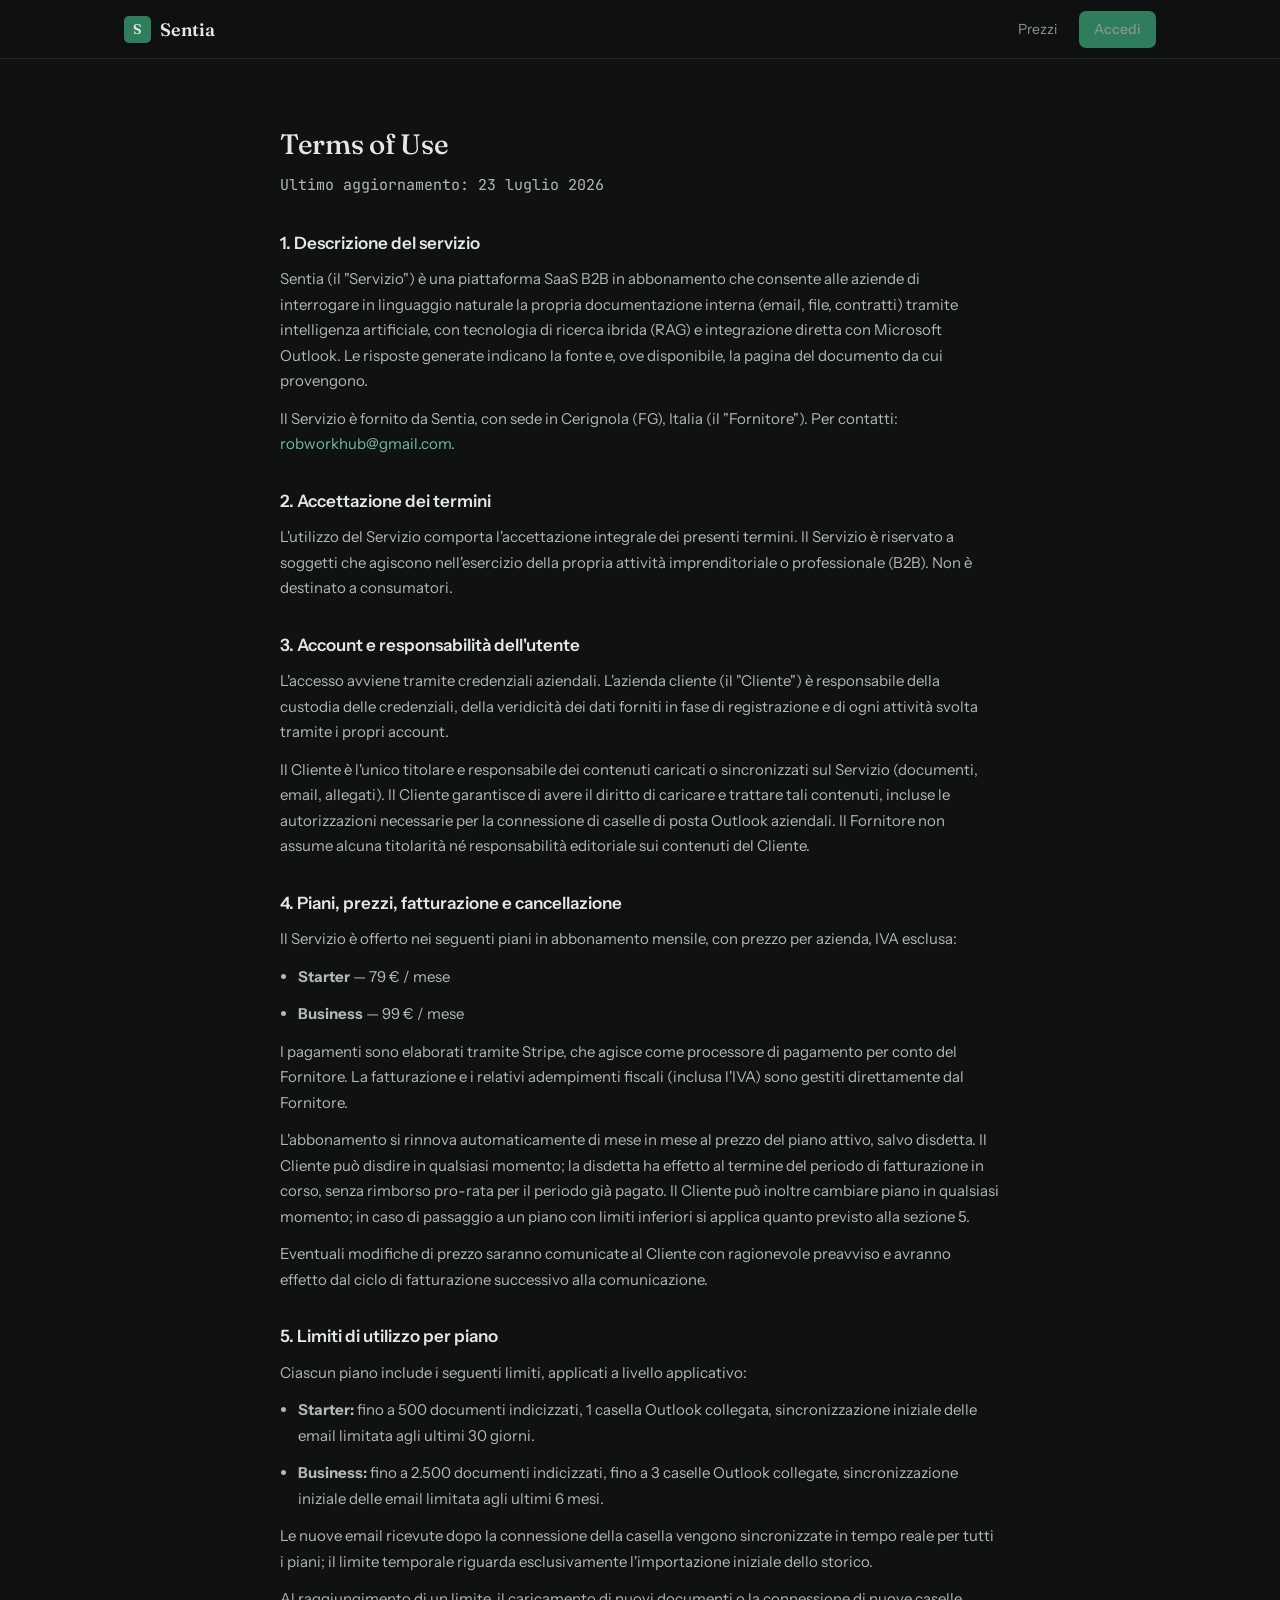
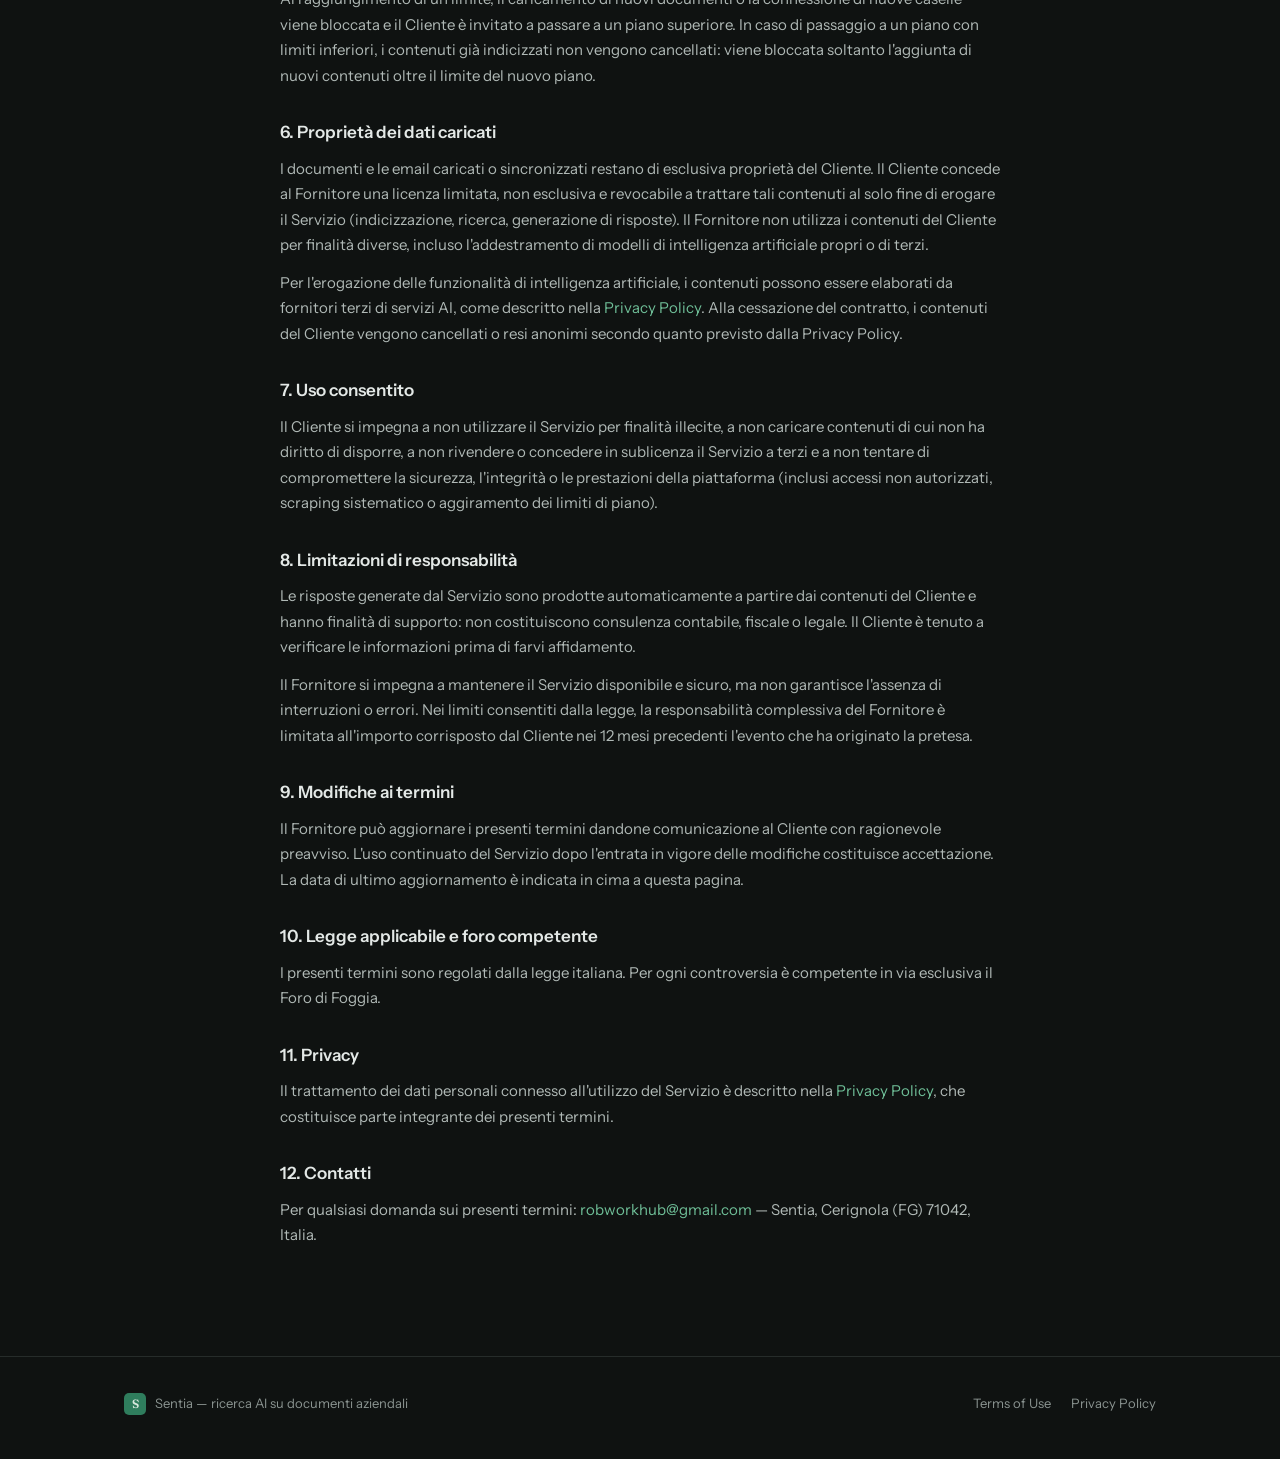
<file: landing/terms.html>
<!DOCTYPE html>
<html lang="it">
<head>
    <meta charset="UTF-8">
    <meta name="viewport" content="width=device-width, initial-scale=1.0">
    <meta name="theme-color" content="#0f1211">
    <title>Terms of Use — Sentia</title>
    <link rel="preconnect" href="https://fonts.googleapis.com">
    <link rel="preconnect" href="https://fonts.gstatic.com" crossorigin>
    <link rel="stylesheet" href="style.css">
    <link rel="icon" href="data:image/svg+xml,<svg xmlns='http://www.w3.org/2000/svg' viewBox='0 0 32 32'><rect width='32' height='32' rx='7' fill='%232f7d5d'/><text x='16' y='22' font-family='Georgia,serif' font-size='16' font-weight='600' fill='%230f1211' text-anchor='middle'>S</text></svg>">
</head>
<body>

    <header class="site-header">
        <div class="wrap">
            <a class="brand" href="index.html">
                <span class="brand-mark">S</span>
                <span class="brand-name">Sentia</span>
            </a>
            <nav class="header-nav" aria-label="Principale">
                <a href="index.html#prezzi">Prezzi</a>
                <a class="btn-primary" href="https://app.asksentia.com">Accedi</a>
            </nav>
        </div>
    </header>

    <main class="wrap legal">
        <h1>Terms of Use</h1>
        <p class="legal-updated">Ultimo aggiornamento: 23 luglio 2026</p>

        <h2>1. Descrizione del servizio</h2>
        <p>Sentia (il "Servizio") è una piattaforma SaaS B2B in abbonamento che consente alle aziende di interrogare in linguaggio naturale la propria documentazione interna (email, file, contratti) tramite intelligenza artificiale, con tecnologia di ricerca ibrida (RAG) e integrazione diretta con Microsoft Outlook. Le risposte generate indicano la fonte e, ove disponibile, la pagina del documento da cui provengono.</p>
        <p>Il Servizio è fornito da Sentia, con sede in Cerignola (FG), Italia (il "Fornitore"). Per contatti: <a href="mailto:robworkhub@gmail.com">robworkhub@gmail.com</a>.</p>

        <h2>2. Accettazione dei termini</h2>
        <p>L'utilizzo del Servizio comporta l'accettazione integrale dei presenti termini. Il Servizio è riservato a soggetti che agiscono nell'esercizio della propria attività imprenditoriale o professionale (B2B). Non è destinato a consumatori.</p>

        <h2>3. Account e responsabilità dell'utente</h2>
        <p>L'accesso avviene tramite credenziali aziendali. L'azienda cliente (il "Cliente") è responsabile della custodia delle credenziali, della veridicità dei dati forniti in fase di registrazione e di ogni attività svolta tramite i propri account.</p>
        <p>Il Cliente è l'unico titolare e responsabile dei contenuti caricati o sincronizzati sul Servizio (documenti, email, allegati). Il Cliente garantisce di avere il diritto di caricare e trattare tali contenuti, incluse le autorizzazioni necessarie per la connessione di caselle di posta Outlook aziendali. Il Fornitore non assume alcuna titolarità né responsabilità editoriale sui contenuti del Cliente.</p>

        <h2>4. Piani, prezzi, fatturazione e cancellazione</h2>
        <p>Il Servizio è offerto nei seguenti piani in abbonamento mensile, con prezzo per azienda, IVA esclusa:</p>
        <ul>
            <li><strong>Starter</strong> — 79 € / mese</li>
            <li><strong>Business</strong> — 99 € / mese</li>
        </ul>
        <p>I pagamenti sono elaborati tramite Stripe, che agisce come processore di pagamento per conto del Fornitore. La fatturazione e i relativi adempimenti fiscali (inclusa l'IVA) sono gestiti direttamente dal Fornitore.</p>
        <p>L'abbonamento si rinnova automaticamente di mese in mese al prezzo del piano attivo, salvo disdetta. Il Cliente può disdire in qualsiasi momento; la disdetta ha effetto al termine del periodo di fatturazione in corso, senza rimborso pro-rata per il periodo già pagato. Il Cliente può inoltre cambiare piano in qualsiasi momento; in caso di passaggio a un piano con limiti inferiori si applica quanto previsto alla sezione 5.</p>
        <p>Eventuali modifiche di prezzo saranno comunicate al Cliente con ragionevole preavviso e avranno effetto dal ciclo di fatturazione successivo alla comunicazione.</p>

        <h2>5. Limiti di utilizzo per piano</h2>
        <p>Ciascun piano include i seguenti limiti, applicati a livello applicativo:</p>
        <ul>
            <li><strong>Starter:</strong> fino a 500 documenti indicizzati, 1 casella Outlook collegata, sincronizzazione iniziale delle email limitata agli ultimi 30 giorni.</li>
            <li><strong>Business:</strong> fino a 2.500 documenti indicizzati, fino a 3 caselle Outlook collegate, sincronizzazione iniziale delle email limitata agli ultimi 6 mesi.</li>
        </ul>
        <p>Le nuove email ricevute dopo la connessione della casella vengono sincronizzate in tempo reale per tutti i piani; il limite temporale riguarda esclusivamente l'importazione iniziale dello storico.</p>
        <p>Al raggiungimento di un limite, il caricamento di nuovi documenti o la connessione di nuove caselle viene bloccata e il Cliente è invitato a passare a un piano superiore. In caso di passaggio a un piano con limiti inferiori, i contenuti già indicizzati non vengono cancellati: viene bloccata soltanto l'aggiunta di nuovi contenuti oltre il limite del nuovo piano.</p>

        <h2>6. Proprietà dei dati caricati</h2>
        <p>I documenti e le email caricati o sincronizzati restano di esclusiva proprietà del Cliente. Il Cliente concede al Fornitore una licenza limitata, non esclusiva e revocabile a trattare tali contenuti al solo fine di erogare il Servizio (indicizzazione, ricerca, generazione di risposte). Il Fornitore non utilizza i contenuti del Cliente per finalità diverse, incluso l'addestramento di modelli di intelligenza artificiale propri o di terzi.</p>
        <p>Per l'erogazione delle funzionalità di intelligenza artificiale, i contenuti possono essere elaborati da fornitori terzi di servizi AI, come descritto nella <a href="privacy.html">Privacy Policy</a>. Alla cessazione del contratto, i contenuti del Cliente vengono cancellati o resi anonimi secondo quanto previsto dalla Privacy Policy.</p>

        <h2>7. Uso consentito</h2>
        <p>Il Cliente si impegna a non utilizzare il Servizio per finalità illecite, a non caricare contenuti di cui non ha diritto di disporre, a non rivendere o concedere in sublicenza il Servizio a terzi e a non tentare di compromettere la sicurezza, l'integrità o le prestazioni della piattaforma (inclusi accessi non autorizzati, scraping sistematico o aggiramento dei limiti di piano).</p>

        <h2>8. Limitazioni di responsabilità</h2>
        <p>Le risposte generate dal Servizio sono prodotte automaticamente a partire dai contenuti del Cliente e hanno finalità di supporto: non costituiscono consulenza contabile, fiscale o legale. Il Cliente è tenuto a verificare le informazioni prima di farvi affidamento.</p>
        <p>Il Fornitore si impegna a mantenere il Servizio disponibile e sicuro, ma non garantisce l'assenza di interruzioni o errori. Nei limiti consentiti dalla legge, la responsabilità complessiva del Fornitore è limitata all'importo corrisposto dal Cliente nei 12 mesi precedenti l'evento che ha originato la pretesa.</p>

        <h2>9. Modifiche ai termini</h2>
        <p>Il Fornitore può aggiornare i presenti termini dandone comunicazione al Cliente con ragionevole preavviso. L'uso continuato del Servizio dopo l'entrata in vigore delle modifiche costituisce accettazione. La data di ultimo aggiornamento è indicata in cima a questa pagina.</p>

        <h2>10. Legge applicabile e foro competente</h2>
        <p>I presenti termini sono regolati dalla legge italiana. Per ogni controversia è competente in via esclusiva il Foro di Foggia.</p>

        <h2>11. Privacy</h2>
        <p>Il trattamento dei dati personali connesso all'utilizzo del Servizio è descritto nella <a href="privacy.html">Privacy Policy</a>, che costituisce parte integrante dei presenti termini.</p>

        <h2>12. Contatti</h2>
        <p>Per qualsiasi domanda sui presenti termini: <a href="mailto:robworkhub@gmail.com">robworkhub@gmail.com</a> — Sentia, Cerignola (FG) 71042, Italia.</p>
    </main>

    <footer class="site-footer">
        <div class="wrap">
            <div class="footer-brand">
                <span class="brand-mark">S</span>
                <span>Sentia — ricerca AI su documenti aziendali</span>
            </div>
            <nav class="footer-links" aria-label="Footer">
                <a href="terms.html">Terms of Use</a>
                <a href="privacy.html">Privacy Policy</a>
            </nav>
        </div>
    </footer>

</body>
</html>
</file>
<file: frontend/style.css>
/* ============================================================
   SENTIA — Design system
   Prodotto: assistente su documenti aziendali. Il valore non è la
   risposta, è la tracciabilità della risposta. Da qui le due scelte
   portanti: base antracite densa (strumento di lavoro, non landing)
   e la "ledger rail" a destra impaginata come un registro contabile.
   ============================================================ */

/* Fraunces: solo wordmark e titolo dello stato vuoto.
   Instrument Sans: tutta l'interfaccia.
   JetBrains Mono: dati — pagine, rilevanza, stati, conteggi. */
@import url('https://fonts.googleapis.com/css2?family=Fraunces:opsz,wght@9..144,500;9..144,600&family=Instrument+Sans:wght@400;500;600;700&family=JetBrains+Mono:wght@400;500&display=swap');

/* Il tema vive su [data-theme] nell'elemento <html>. Il verde primario è
   una costante di marca: cambia solo il suo *hover* (schiarisce sul buio,
   scurisce sulla carta) e il verde-testo, che sul chiaro deve scendere di
   luminosità per restare leggibile. Tutto il resto è superficie. */
:root {
  color-scheme: dark;

  /* --- Superfici: antracite con una velatura verde, così il primario
         sembra nato dal fondo invece di esserci appoggiato sopra --- */
  --bg-base:      #0f1211;
  --bg-surface:   #161a19;
  --bg-raised:    #1d2221;
  --bg-inset:     #121615;
  --bg-hover:     rgba(255, 255, 255, 0.035);
  --bg-active:    rgba(47, 125, 93, 0.11);

  /* --- Primario: forest desaturato. Alto abbastanza da reggere il
         testo bianco, basso abbastanza da non fare "neon" sul nero --- */
  --primary:        #2f7d5d;
  --primary-hover:  #38916c;
  --primary-press:  #276b4f;
  --primary-soft:   rgba(47, 125, 93, 0.14);
  --primary-line:   rgba(47, 125, 93, 0.34);
  --primary-text:   #6fbf98;

  /* --- Testo --- */
  /* Scala testuale: ogni gradino resta sopra 4.5:1 sul proprio fondo,
     perché i livelli più deboli portano metadati da 10-11px (pagine,
     stati, conteggi) dove la dimensione non concede sconti. La gerarchia
     la fanno corpo e peso, non un grigio illeggibile. */
  --text:      #e3e8e6;
  --text-2:    #b0b9b6;
  --text-3:    #8b9491;
  --text-4:    #7d8784;

  --border:        #262c2a;
  --border-strong: #333b38;
  --border-soft:   rgba(255, 255, 255, 0.055);

  /* --- Semantici, tutti desaturati sulla stessa scala --- */
  --ok:      #4f9e77;
  --warn:    #b4832f;
  --danger:  #c05a4e;
  --danger-hover: #cb6459;
  --info:    #4f8595;

  --shadow-sm: 0 1px 2px rgba(0, 0, 0, 0.4);
  --shadow-md: 0 6px 20px rgba(0, 0, 0, 0.36);
  --shadow-lg: 0 24px 56px rgba(0, 0, 0, 0.5);

  --overlay: rgba(6, 8, 8, 0.66);

  --skel-a: #1c2120;
  --skel-b: #232a28;
  --scroll-thumb: #2a3230;
  --scroll-thumb-hover: #3a4441;
  --status-text: #7d8f88;   /* grigio-verde: stato, non contenuto */
  --error-text: #d99a92;

  --sp-1: 4px;
  --sp-2: 6px;
  --sp-3: 8px;
  --sp-4: 12px;
  --sp-5: 16px;
  --sp-6: 22px;
  --sp-7: 32px;

  --r-xs: 3px;
  --r-sm: 5px;
  --r-md: 7px;
  --r-lg: 10px;
  --r-full: 999px;

  --font:      'Instrument Sans', -apple-system, BlinkMacSystemFont, 'Segoe UI', sans-serif;
  --font-disp: 'Fraunces', Georgia, serif;
  --font-mono: 'JetBrains Mono', ui-monospace, SFMono-Regular, Menlo, Consolas, monospace;

  --fs-xxs: 0.6875rem;  /* 11 */
  --fs-xs:  0.75rem;    /* 12 */
  --fs-sm:  0.8125rem;  /* 13 */
  --fs-md:  0.875rem;   /* 14 */
  --fs-lg:  0.9375rem;  /* 15 */
  --fs-xl:  1.125rem;
  --fs-2xl: 1.5rem;
  --fs-3xl: 2rem;

  /* Tutte le transizioni stanno in 150–200ms: sotto questa soglia
     l'interfaccia sembra reattiva, sopra sembra pigra. */
  --t-fast: 150ms cubic-bezier(0.4, 0, 0.2, 1);
  --t-base: 180ms cubic-bezier(0.4, 0, 0.2, 1);

  --sidebar-w: 252px;
  --rail-w: 320px;
}

/* ---- Tema chiaro ----
   Non bianco puro: una carta con la stessa velatura verde del tema scuro,
   così i due temi si leggono come lo stesso prodotto a luci diverse. */
:root[data-theme="light"] {
  color-scheme: light;

  --bg-base:      #f2f5f4;
  --bg-surface:   #ffffff;
  --bg-raised:    #e9edeb;
  --bg-inset:     #f7f9f8;
  --bg-hover:     rgba(15, 24, 20, 0.045);
  --bg-active:    rgba(47, 125, 93, 0.10);

  --primary:        #2f7d5d;
  --primary-hover:  #276b4f;
  --primary-press:  #1f5942;
  --primary-soft:   rgba(47, 125, 93, 0.10);
  --primary-line:   rgba(47, 125, 93, 0.30);
  --primary-text:   #1f5d42;

  --text:      #131a18;
  --text-2:    #4b5553;
  --text-3:    #5c6664;
  --text-4:    #657070;

  --border:        #dce2df;
  --border-strong: #c6cfcb;
  --border-soft:   rgba(15, 24, 20, 0.06);

  --ok:      #2f7d5d;
  --warn:    #8a6218;
  --danger:  #a8463c;
  --danger-hover: #8f3b32;
  --info:    #3a6b7a;

  --shadow-sm: 0 1px 2px rgba(19, 26, 24, 0.06);
  --shadow-md: 0 6px 20px rgba(19, 26, 24, 0.08);
  --shadow-lg: 0 24px 56px rgba(19, 26, 24, 0.14);

  --overlay: rgba(19, 26, 24, 0.35);

  --skel-a: #e7ebe9;
  --skel-b: #f2f5f4;
  --scroll-thumb: #cbd3d0;
  --scroll-thumb-hover: #aeb8b5;
  --status-text: #5c6f68;
  --error-text: #a8463c;
}

*, *::before, *::after { box-sizing: border-box; margin: 0; padding: 0; }

html { font-size: 16px; -webkit-font-smoothing: antialiased; -moz-osx-font-smoothing: grayscale; }

body {
  font-family: var(--font);
  background: var(--bg-base);
  color: var(--text);
  line-height: 1.5;
  font-size: var(--fs-md);
  min-height: 100vh;
  overflow: hidden;
}

.hidden { display: none !important; }

@media (prefers-reduced-motion: reduce) {
  *, *::before, *::after {
    animation-duration: 0.001ms !important;
    animation-iteration-count: 1 !important;
    transition-duration: 0.001ms !important;
    scroll-behavior: auto !important;
  }
}

::-webkit-scrollbar { width: 8px; height: 8px; }
::-webkit-scrollbar-track { background: transparent; }
::-webkit-scrollbar-thumb { background: var(--scroll-thumb); border-radius: var(--r-full); border: 2px solid transparent; background-clip: padding-box; }
::-webkit-scrollbar-thumb:hover { background: var(--scroll-thumb-hover); background-clip: padding-box; }

:focus { outline: none; }
:focus-visible {
  outline: 2px solid var(--primary-text);
  outline-offset: 2px;
  border-radius: var(--r-sm);
}

/* === Icone === */
.icon {
  width: 15px; height: 15px;
  flex-shrink: 0;
  stroke: currentColor; fill: none;
  stroke-width: 1.6; stroke-linecap: round; stroke-linejoin: round;
  vertical-align: -3px;
}
.icon-sm { width: 12px; height: 12px; }
.icon-lg { width: 20px; height: 20px; }
.upload-area-icon .icon { width: 18px; height: 18px; }
.mobile-menu-btn .icon { width: 18px; height: 18px; }

/* ============================================================
   PRIMITIVE
   ============================================================ */
.btn-primary,
.btn-ghost,
.btn-danger {
  font-family: inherit;
  font-size: var(--fs-md);
  font-weight: 500;
  border: 1px solid transparent;
  border-radius: var(--r-md);
  padding: 8px 14px;
  cursor: pointer;
  display: inline-flex;
  align-items: center;
  justify-content: center;
  gap: 7px;
  transition: background var(--t-fast), border-color var(--t-fast), color var(--t-fast), transform var(--t-fast);
}
.btn-primary:active,
.btn-ghost:active,
.btn-danger:active { transform: translateY(1px); }

.btn-primary { background: var(--primary); color: #f2f7f5; }
.btn-primary:hover:not(:disabled) { background: var(--primary-hover); }
.btn-primary:disabled { opacity: 0.45; cursor: not-allowed; }

.btn-ghost { background: transparent; color: var(--text-2); border-color: var(--border); }
.btn-ghost:hover:not(:disabled) { background: var(--bg-hover); color: var(--text); border-color: var(--border-strong); }

.btn-danger { background: var(--danger); color: #fdf3f1; }
.btn-danger:hover { background: var(--danger-hover); }

.btn-small { padding: 5px 10px; font-size: var(--fs-sm); }
.btn-tiny  { padding: 4px 8px;  font-size: var(--fs-xs); }
.btn-block { width: 100%; padding: 10px 14px; }

.btn-icon-only {
  background: transparent;
  border: 1px solid transparent;
  color: var(--text-3);
  border-radius: var(--r-sm);
  width: 28px; height: 28px;
  display: inline-flex; align-items: center; justify-content: center;
  cursor: pointer;
  transition: background var(--t-fast), color var(--t-fast);
}
.btn-icon-only:hover { background: var(--bg-hover); color: var(--text); }
.btn-icon-only[aria-pressed="true"] { color: var(--primary-text); background: var(--primary-soft); }

.form-group { margin-bottom: var(--sp-4); }
.form-row { display: grid; grid-template-columns: 1fr 1fr; gap: var(--sp-3); }

.form-label {
  display: block;
  font-size: var(--fs-xs);
  font-weight: 500;
  color: var(--text-3);
  margin-bottom: 5px;
  letter-spacing: 0.02em;
}

.form-input {
  width: 100%;
  background: var(--bg-inset);
  border: 1px solid var(--border);
  border-radius: var(--r-md);
  color: var(--text);
  font-family: inherit;
  font-size: var(--fs-md);
  padding: 8px 11px;
  transition: border-color var(--t-fast), background var(--t-fast);
}
.form-input::placeholder { color: var(--text-4); }
.form-input:hover { border-color: var(--border-strong); }
.form-input:focus { border-color: var(--primary); background: var(--bg-surface); outline: none; }
select.form-input { cursor: pointer; appearance: none;
  background-image: linear-gradient(45deg, transparent 50%, var(--text-3) 50%), linear-gradient(135deg, var(--text-3) 50%, transparent 50%);
  background-position: calc(100% - 15px) 15px, calc(100% - 10px) 15px;
  background-size: 5px 5px, 5px 5px;
  background-repeat: no-repeat;
  padding-right: 28px;
}

.spinner {
  width: 12px; height: 12px;
  border: 2px solid rgba(255,255,255,0.25);
  border-top-color: currentColor;
  border-radius: 50%;
  display: inline-block;
  animation: spin 700ms linear infinite;
}
@keyframes spin { to { transform: rotate(360deg); } }

/* ============================================================
   LOGIN
   ============================================================ */
.login-container {
  display: flex; align-items: center; justify-content: center;
  min-height: 100vh;
  background: var(--bg-base);
  padding: var(--sp-5);
  position: relative;
  overflow: hidden;
}
/* Un solo alone verde molto tenue in alto: dà profondità al nero
   senza diventare un gradiente da landing page. */
.login-container::before {
  content: '';
  position: absolute;
  top: -30%; left: 50%;
  width: 800px; height: 600px;
  transform: translateX(-50%);
  background: radial-gradient(ellipse at center, rgba(47,125,93,0.11), transparent 65%);
  pointer-events: none;
}

.login-card {
  position: relative;
  width: 100%;
  max-width: 380px;
  background: var(--bg-surface);
  border: 1px solid var(--border);
  border-radius: var(--r-lg);
  padding: var(--sp-7);
  box-shadow: var(--shadow-lg);
  animation: card-in 260ms cubic-bezier(0.4, 0, 0.2, 1);
}
@keyframes card-in { from { opacity: 0; transform: translateY(8px); } to { opacity: 1; transform: none; } }

.login-logo { display: flex; align-items: center; gap: 10px; margin-bottom: var(--sp-3); }
.login-logo-icon {
  width: 32px; height: 32px;
  background: var(--primary);
  color: #d8e8de;
  border-radius: var(--r-md);
  display: grid; place-items: center;
  font-family: var(--font-disp);
  font-weight: 600; font-size: 17px;
}
.login-logo h1 { font-family: var(--font-disp); font-size: var(--fs-2xl); font-weight: 600; letter-spacing: -0.01em; }

.login-subtitle { color: var(--text-3); font-size: var(--fs-sm); margin-bottom: var(--sp-6); line-height: 1.55; }

.login-error {
  margin-top: var(--sp-4);
  padding: 9px 11px;
  border-radius: var(--r-sm);
  background: rgba(192, 90, 78, 0.1);
  border: 1px solid rgba(192, 90, 78, 0.3);
  color: var(--error-text);
  font-size: var(--fs-sm);
}

.login-foot {
  margin-top: var(--sp-6);
  padding-top: var(--sp-4);
  border-top: 1px solid var(--border);
  color: var(--text-4);
  font-size: var(--fs-xs);
  text-align: center;
}

/* ============================================================
   SHELL
   ============================================================ */
.app-container {
  display: grid;
  grid-template-columns: var(--sidebar-w) minmax(0, 1fr) var(--rail-w);
  height: 100vh;
  transition: grid-template-columns var(--t-base);
}
.app-container.rail-collapsed { grid-template-columns: var(--sidebar-w) minmax(0, 1fr) 0px; }

.mobile-overlay {
  display: none;
  position: fixed; inset: 0;
  background: var(--overlay);
  z-index: 40;
  opacity: 0;
  transition: opacity var(--t-base);
}
.mobile-overlay.active { display: block; opacity: 1; }

/* ============================================================
   SIDEBAR
   ============================================================ */
.sidebar {
  background: var(--bg-surface);
  border-right: 1px solid var(--border);
  display: flex;
  flex-direction: column;
  min-height: 0;
  z-index: 50;
}

.sidebar-header {
  display: flex; align-items: center; gap: 9px;
  padding: var(--sp-4) var(--sp-4) var(--sp-3);
}
.sidebar-logo {
  width: 26px; height: 26px;
  background: var(--primary);
  color: #d8e8de;
  border-radius: var(--r-sm);
  display: grid; place-items: center;
  font-family: var(--font-disp); font-weight: 600; font-size: 14px;
  flex-shrink: 0;
}
.sidebar-brand { min-width: 0; }
.sidebar-title {
  font-family: var(--font-disp);
  font-size: var(--fs-lg); font-weight: 600;
  line-height: 1.15;
  white-space: nowrap; overflow: hidden; text-overflow: ellipsis;
}
.sidebar-tenant {
  display: block;
  font-size: var(--fs-xxs);
  color: var(--text-4);
  white-space: nowrap; overflow: hidden; text-overflow: ellipsis;
}

.sidebar-nav {
  display: flex;
  gap: 2px;
  padding: 0 var(--sp-3) var(--sp-3);
  border-bottom: 1px solid var(--border);
}
.nav-tab {
  flex: 1;
  display: inline-flex; align-items: center; justify-content: center; gap: 6px;
  background: transparent;
  border: 1px solid transparent;
  border-radius: var(--r-sm);
  color: var(--text-3);
  font-family: inherit; font-size: var(--fs-sm); font-weight: 500;
  padding: 6px 8px;
  cursor: pointer;
  transition: background var(--t-fast), color var(--t-fast);
}
.nav-tab:hover { background: var(--bg-hover); color: var(--text-2); }
.nav-tab.active { background: var(--bg-active); color: var(--primary-text); }
.nav-badge {
  font-family: var(--font-mono);
  font-size: 10px;
  background: var(--primary);
  color: #0f1211;
  border-radius: var(--r-full);
  padding: 0 5px;
  line-height: 15px;
}

.sidebar-panel { display: none; flex: 1; min-height: 0; flex-direction: column; }
.sidebar-panel.active { display: flex; }

.sidebar-panel-actions { padding: var(--sp-3) var(--sp-3) var(--sp-2); }

.sidebar-scroll {
  flex: 1;
  min-height: 0;
  overflow-y: auto;
  padding: 0 var(--sp-3) var(--sp-4);
}

.section-label {
  display: flex; align-items: baseline; justify-content: space-between;
  font-size: var(--fs-xxs);
  font-weight: 600;
  letter-spacing: 0.07em;
  text-transform: uppercase;
  color: var(--text-4);
  padding: var(--sp-4) var(--sp-2) var(--sp-2);
}
.section-label-meta {
  font-family: var(--font-mono);
  font-size: 10px;
  letter-spacing: 0;
  text-transform: none;
  color: var(--text-3);
}

.empty-note {
  padding: var(--sp-4) var(--sp-2);
  color: var(--text-4);
  font-size: var(--fs-xs);
  line-height: 1.5;
}

.btn-new-chat {
  width: 100%;
  display: flex; align-items: center; justify-content: center; gap: 7px;
  background: var(--primary);
  color: #f2f7f5;
  border: none;
  border-radius: var(--r-md);
  padding: 8px 12px;
  font-family: inherit; font-size: var(--fs-md); font-weight: 500;
  cursor: pointer;
  transition: background var(--t-fast);
}
.btn-new-chat:hover { background: var(--primary-hover); }

/* --- Conversazioni --- */
.chat-list { list-style: none; }
.chat-item {
  display: flex; align-items: center; gap: 8px;
  padding: 7px 8px;
  border-radius: var(--r-sm);
  cursor: pointer;
  color: var(--text-2);
  position: relative;
  transition: background var(--t-fast), color var(--t-fast);
}
.chat-item:hover { background: var(--bg-hover); color: var(--text); }
.chat-item.active { background: var(--bg-active); color: var(--text); }
/* Filetto verde a sinistra: marca la conversazione attiva senza
   riempire la riga di colore. */
.chat-item.active::before {
  content: '';
  position: absolute; left: 0; top: 6px; bottom: 6px;
  width: 2px; border-radius: var(--r-full);
  background: var(--primary);
}
.chat-item-icon { color: var(--text-4); display: inline-flex; }
.chat-item.active .chat-item-icon { color: var(--primary-text); }
.chat-title {
  flex: 1; min-width: 0;
  font-size: var(--fs-sm);
  white-space: nowrap; overflow: hidden; text-overflow: ellipsis;
}
.chat-item-actions { display: flex; gap: 1px; opacity: 0; transition: opacity var(--t-fast); }
.chat-item:hover .chat-item-actions,
.chat-item:focus-within .chat-item-actions { opacity: 1; }
.chat-item-btn {
  background: transparent; border: none;
  color: var(--text-3);
  padding: 3px; border-radius: var(--r-xs);
  cursor: pointer;
  display: inline-flex;
  transition: background var(--t-fast), color var(--t-fast);
}
.chat-item-btn:hover { background: var(--bg-hover); color: var(--text); }
.chat-item-btn.btn-delete:hover { color: var(--danger); }

/* --- Upload --- */
.file-input-hidden { display: none; }

.upload-area {
  display: flex; flex-direction: column; align-items: center; gap: 2px;
  border: 1px dashed var(--border-strong);
  border-radius: var(--r-md);
  background: var(--bg-inset);
  padding: var(--sp-4) var(--sp-3);
  cursor: pointer;
  text-align: center;
  transition: border-color var(--t-fast), background var(--t-fast);
}
.upload-area:hover { border-color: var(--primary-line); background: var(--bg-raised); }
.upload-area.drag-over {
  border-color: var(--primary);
  border-style: solid;
  background: var(--primary-soft);
}
.upload-area-icon { color: var(--text-3); }
.upload-area.drag-over .upload-area-icon { color: var(--primary-text); }
.upload-area-text { font-size: var(--fs-sm); color: var(--text-2); font-weight: 500; }
.upload-area-hint { font-size: var(--fs-xxs); color: var(--text-4); }

/* --- Coda upload --- */
.queue-list { list-style: none; display: flex; flex-direction: column; gap: 3px; }

.queue-item {
  position: relative;
  padding: 7px 8px 9px;
  border-radius: var(--r-sm);
  border: 1px solid transparent;
  background: var(--bg-inset);
  overflow: hidden;
  animation: row-in 200ms cubic-bezier(0.4, 0, 0.2, 1);
  transition: border-color var(--t-base), background var(--t-base);
}
@keyframes row-in { from { opacity: 0; transform: translateY(-3px); } to { opacity: 1; transform: none; } }

.queue-item[data-state="processing"] {
  border-color: var(--primary-line);
  background: var(--primary-soft);
}
.queue-item[data-state="error"] { border-color: rgba(192, 90, 78, 0.35); }
.queue-item[data-state="done"] { opacity: 0.72; }

.queue-row { display: flex; align-items: center; gap: 7px; }

.queue-dot {
  width: 6px; height: 6px; border-radius: 50%;
  flex-shrink: 0;
  background: var(--text-4);
  transition: background var(--t-base);
}
.queue-item[data-state="processing"] .queue-dot {
  background: var(--primary-text);
  /* Pulse lento e a basso contrasto: segnala "sta lavorando" senza
     diventare un lampeggio. */
  animation: dot-pulse 1.6s ease-in-out infinite;
}
@keyframes dot-pulse { 0%, 100% { opacity: 1; } 50% { opacity: 0.35; } }
.queue-item[data-state="done"] .queue-dot { background: var(--ok); }
.queue-item[data-state="error"] .queue-dot { background: var(--danger); }

.queue-name {
  flex: 1; min-width: 0;
  font-size: var(--fs-xs);
  color: var(--text-2);
  white-space: nowrap; overflow: hidden; text-overflow: ellipsis;
}
.queue-item[data-state="processing"] .queue-name { color: var(--text); }

.queue-state {
  font-family: var(--font-mono);
  font-size: 10px;
  color: var(--text-4);
  white-space: nowrap;
}
.queue-item[data-state="processing"] .queue-state { color: var(--primary-text); }
.queue-item[data-state="done"] .queue-state { color: var(--ok); }
.queue-item[data-state="error"] .queue-state { color: var(--danger); }

.queue-detail {
  font-size: 10px;
  color: var(--text-4);
  margin-top: 2px;
  margin-left: 13px;
  line-height: 1.4;
}
.queue-item[data-state="error"] .queue-detail { color: var(--error-text); }

.queue-track {
  position: absolute;
  left: 0; right: 0; bottom: 0;
  height: 2px;
  background: transparent;
}
.queue-fill {
  height: 100%;
  width: 0;
  background: var(--primary);
  transition: width 200ms cubic-bezier(0.4, 0, 0.2, 1), background var(--t-base);
}
.queue-item[data-state="done"] .queue-fill { background: var(--ok); }
.queue-item[data-state="error"] .queue-fill { background: var(--danger); }

.queue-retry {
  background: transparent;
  border: 1px solid var(--border-strong);
  color: var(--text-2);
  border-radius: var(--r-xs);
  font-family: inherit; font-size: 10px;
  padding: 2px 6px;
  margin-top: 5px; margin-left: 13px;
  cursor: pointer;
  transition: background var(--t-fast), color var(--t-fast);
}
.queue-retry:hover { background: var(--bg-hover); color: var(--text); }

/* --- Documenti --- */
.doc-list { list-style: none; display: flex; flex-direction: column; gap: 1px; }
.doc-item {
  display: flex; align-items: center; gap: 8px;
  padding: 6px 8px;
  border-radius: var(--r-sm);
  transition: background var(--t-fast);
}
.doc-item:hover { background: var(--bg-hover); }
.doc-icon { color: var(--text-4); display: inline-flex; flex-shrink: 0; }
.doc-info { flex: 1; min-width: 0; }
.doc-name {
  font-size: var(--fs-xs);
  color: var(--text-2);
  white-space: nowrap; overflow: hidden; text-overflow: ellipsis;
}
.doc-meta {
  display: flex; align-items: center; gap: 5px;
  font-family: var(--font-mono);
  font-size: 10px;
  color: var(--text-4);
  margin-top: 1px;
}
.doc-status { display: inline-flex; align-items: center; gap: 3px; }
.doc-status.ready { color: var(--ok); }
.doc-status.processing { color: var(--warn); }
.doc-status.error { color: var(--danger); }
.doc-actions { display: flex; gap: 1px; flex-shrink: 0; }
.doc-action-btn {
  background: transparent; border: none;
  color: var(--text-4);
  padding: 3px; border-radius: var(--r-xs);
  cursor: pointer;
  opacity: 0;
  display: inline-flex;
  transition: opacity var(--t-fast), color var(--t-fast), background var(--t-fast);
}
/* Le azioni restano nascoste finché non servono, ma compaiono anche al
   focus da tastiera: altrimenti sarebbero irraggiungibili senza mouse. */
.doc-item:hover .doc-action-btn,
.doc-item:focus-within .doc-action-btn { opacity: 1; }
.doc-action-btn:hover { background: var(--bg-hover); color: var(--text); }
.doc-action-btn.is-download:hover { color: var(--primary-text); }
.doc-action-btn.is-delete:hover { color: var(--danger); }
.doc-action-btn:disabled { opacity: 0.35; cursor: not-allowed; }

/* --- Footer sidebar --- */
.sidebar-footer {
  border-top: 1px solid var(--border);
  padding: var(--sp-3);
  display: flex; align-items: center; gap: var(--sp-3);
}
.sidebar-user { display: flex; align-items: center; gap: 8px; flex: 1; min-width: 0; }
.user-avatar {
  width: 26px; height: 26px;
  border-radius: var(--r-sm);
  background: var(--bg-raised);
  border: 1px solid var(--border);
  color: var(--primary-text);
  display: grid; place-items: center;
  font-size: var(--fs-xs); font-weight: 600;
  flex-shrink: 0;
}
.user-info { min-width: 0; }
.user-email {
  font-size: var(--fs-xs); color: var(--text-2);
  white-space: nowrap; overflow: hidden; text-overflow: ellipsis;
}
.user-role { font-size: 10px; color: var(--text-4); }
.sidebar-footer-actions { display: flex; gap: 1px; }

/* ============================================================
   MAIN / CHAT
   ============================================================ */
.main-content { display: flex; flex-direction: column; min-width: 0; min-height: 0; background: var(--bg-base); }
.chat-view, .settings-view { display: flex; flex-direction: column; flex: 1; min-height: 0; }

.chat-header {
  display: flex; align-items: center; gap: var(--sp-4);
  padding: var(--sp-4) var(--sp-6);
  border-bottom: 1px solid var(--border);
  background: var(--bg-base);
  flex-shrink: 0;
}
.chat-header-info { flex: 1; min-width: 0; }
.chat-header-info h2 {
  font-size: var(--fs-lg); font-weight: 600;
  white-space: nowrap; overflow: hidden; text-overflow: ellipsis;
}
.chat-header-info p { font-size: var(--fs-xs); color: var(--text-4); margin-top: 1px; }
.chat-header-actions { display: flex; gap: var(--sp-2); flex-shrink: 0; }

.mobile-menu-btn {
  display: none;
  background: transparent; border: 1px solid var(--border);
  color: var(--text-2);
  border-radius: var(--r-sm);
  width: 30px; height: 30px;
  align-items: center; justify-content: center;
  cursor: pointer;
}

.chat-messages {
  flex: 1;
  overflow-y: auto;
  padding: var(--sp-6) var(--sp-6) var(--sp-4);
  scroll-behavior: smooth;
}

/* --- Stato vuoto --- */
.chat-welcome {
  max-width: 620px;
  margin: 8vh auto 0;
  text-align: left;
}
.welcome-title {
  font-family: var(--font-disp);
  font-size: var(--fs-3xl);
  font-weight: 500;
  letter-spacing: -0.015em;
  margin-bottom: var(--sp-3);
}
.welcome-subtitle {
  color: var(--text-3);
  font-size: var(--fs-lg);
  line-height: 1.6;
  max-width: 52ch;
  margin-bottom: var(--sp-6);
}
.welcome-suggestions { display: grid; grid-template-columns: repeat(auto-fit, minmax(240px, 1fr)); gap: var(--sp-2); }
.suggestion-chip {
  display: flex; align-items: center; gap: 9px;
  text-align: left;
  background: var(--bg-surface);
  border: 1px solid var(--border);
  border-radius: var(--r-md);
  color: var(--text-2);
  font-family: inherit; font-size: var(--fs-sm);
  padding: 10px 12px;
  cursor: pointer;
  transition: border-color var(--t-fast), background var(--t-fast), color var(--t-fast);
}
.suggestion-chip:hover { border-color: var(--primary-line); background: var(--bg-raised); color: var(--text); }
.chip-kind {
  font-family: var(--font-mono);
  font-size: 9px;
  text-transform: uppercase;
  letter-spacing: 0.07em;
  color: var(--primary-text);
  background: var(--primary-soft);
  border-radius: var(--r-xs);
  padding: 2px 5px;
  flex-shrink: 0;
}

/* --- Messaggi --- */
.message {
  display: flex; gap: 12px;
  max-width: 820px;
  margin: 0 auto var(--sp-6);
  animation: msg-in 220ms cubic-bezier(0.4, 0, 0.2, 1);
}
@keyframes msg-in { from { opacity: 0; transform: translateY(6px); } to { opacity: 1; transform: none; } }

.message-avatar {
  width: 24px; height: 24px;
  border-radius: var(--r-sm);
  display: grid; place-items: center;
  flex-shrink: 0;
  border: 1px solid var(--border);
  background: var(--bg-surface);
  color: var(--text-3);
}
.message.assistant .message-avatar { color: var(--primary-text); border-color: var(--primary-line); background: var(--primary-soft); }

.message-body { flex: 1; min-width: 0; }
.message-head { display: flex; align-items: baseline; gap: var(--sp-3); margin-bottom: 3px; }
.message-sender { font-size: var(--fs-xs); font-weight: 600; color: var(--text-2); }
.message-flag {
  font-family: var(--font-mono);
  font-size: 10px;
  color: var(--warn);
}

.message-content { color: var(--text); font-size: var(--fs-lg); line-height: 1.65; }
.message.user .message-content { color: var(--text-2); }
.message-content p { margin-bottom: 0.7em; }
.message-content p:last-child { margin-bottom: 0; }
.message-content strong { color: var(--text); font-weight: 600; }
.message-content code {
  font-family: var(--font-mono); font-size: 0.86em;
  background: var(--bg-raised);
  border: 1px solid var(--border);
  border-radius: var(--r-xs);
  padding: 1px 4px;
}
.message-content h3, .message-content h4 {
  font-size: var(--fs-md); font-weight: 600;
  margin: 1em 0 0.4em;
  color: var(--text);
}
.message-content ul, .message-content ol { margin: 0.4em 0 0.8em 1.2em; }
.message-content li { margin-bottom: 0.25em; }
.message-content blockquote {
  border-left: 2px solid var(--primary-line);
  padding-left: var(--sp-4);
  color: var(--text-2);
  margin: 0.6em 0;
}
.message-content hr { border: none; border-top: 1px solid var(--border); margin: 1em 0; }

/* La tabella è l'output di punta del prodotto (elenchi di movimenti):
   merita una resa da foglio contabile, non da blocco di testo. */
.message-content .md-table-wrap { overflow-x: auto; margin: 0.7em 0; }
.message-content table {
  border-collapse: collapse;
  width: 100%;
  font-size: var(--fs-sm);
}
.message-content th {
  text-align: left;
  font-size: var(--fs-xxs);
  font-weight: 600;
  letter-spacing: 0.05em;
  text-transform: uppercase;
  color: var(--text-4);
  padding: 6px 10px;
  border-bottom: 1px solid var(--border-strong);
  white-space: nowrap;
}
.message-content td {
  padding: 6px 10px;
  border-bottom: 1px solid var(--border);
  color: var(--text-2);
  vertical-align: top;
}
.message-content tr:last-child td { border-bottom: none; }
.message-content tbody tr { transition: background var(--t-fast); }
.message-content tbody tr:hover { background: var(--bg-hover); }
/* Importi e date in mono: si incolonnano e si confrontano a colpo d'occhio */
.message-content td.num { font-family: var(--font-mono); font-size: var(--fs-xs); color: var(--text); white-space: nowrap; text-align: right; }
.message-content th.num { text-align: right; }

/* Testo appena arrivato: un velo verde che si spegne in mezzo secondo.
   Serve a seguire la generazione con l'occhio, non a decorare. */
.tok-fresh { color: var(--primary-text); transition: color 500ms ease-out; }
.tok-settled { color: inherit; }

.message-content td.mono { font-family: var(--font-mono); font-size: var(--fs-xs); white-space: nowrap; }

/* Riga in corso di scrittura: resta testo semplice finché non è completa,
   così il markdown non viene riformattato a ogni token. */
.stream-tail { margin-bottom: 0; min-height: 1.65em; }

.stream-error { color: var(--error-text); }

/* Cursore a blocchetto, come un terminale */
.caret {
  display: inline-block;
  width: 7px; height: 1em;
  background: var(--primary);
  vertical-align: -0.15em;
  margin-left: 2px;
  animation: caret-blink 1.05s steps(1) infinite;
}
@keyframes caret-blink { 0%, 50% { opacity: 1; } 50.01%, 100% { opacity: 0; } }

/* --- Stato dell'agente durante l'elaborazione --- */
.agent-status { display: flex; flex-direction: column; gap: 7px; }
.agent-status-line { display: flex; align-items: center; gap: 6px; }
.agent-status-text {
  font-size: var(--fs-sm);
  color: var(--status-text); /* grigio-verde: distingue lo stato dal contenuto */
  transition: opacity var(--t-base);
}
.agent-status-text.swap { opacity: 0; }

.touched-sources { display: flex; flex-wrap: wrap; gap: 5px; }
.touched-badge {
  display: inline-flex; align-items: center; gap: 5px;
  font-family: var(--font-mono);
  font-size: 10px;
  color: var(--text-2);
  background: var(--bg-surface);
  border: 1px solid var(--border);
  border-radius: var(--r-full);
  padding: 3px 9px 3px 7px;
  animation: pop-in 200ms cubic-bezier(0.34, 1.3, 0.64, 1);
}
@keyframes pop-in { from { opacity: 0; transform: scale(0.9); } to { opacity: 1; transform: scale(1); } }
.touched-badge .icon { color: var(--primary-text); }

/* --- Skeleton --- */
.skeleton-row { list-style: none; padding: 8px; }
.skeleton-block {
  display: block;
  height: 9px;
  border-radius: var(--r-full);
  background: linear-gradient(90deg, var(--skel-a) 25%, var(--skel-b) 37%, var(--skel-a) 63%);
  background-size: 400% 100%;
  animation: shimmer 1.4s ease infinite;
}
@keyframes shimmer { from { background-position: 100% 0; } to { background-position: 0 0; } }
.skeleton-lines { display: flex; flex-direction: column; gap: 5px; }
.skeleton-lines .source-card { animation: none; }
.skeleton-lines .skeleton-block { display: block; }

#queue-clear { margin-top: var(--sp-2); width: 100%; }

/* --- Footer messaggio --- */
.message-foot { margin-top: var(--sp-3); }
.message-sources-btn {
  display: inline-flex; align-items: center; gap: 6px;
  background: transparent;
  border: 1px solid var(--border);
  border-radius: var(--r-full);
  color: var(--text-3);
  font-family: inherit; font-size: var(--fs-xs);
  padding: 3px 10px;
  cursor: pointer;
  transition: border-color var(--t-fast), color var(--t-fast), background var(--t-fast);
}
.message-sources-btn:hover { border-color: var(--primary-line); color: var(--primary-text); background: var(--primary-soft); }
.message.is-selected .message-sources-btn { border-color: var(--primary-line); color: var(--primary-text); }

/* --- Composer --- */
.chat-input-container { padding: 0 var(--sp-6) var(--sp-5); flex-shrink: 0; }
.chat-input-wrapper { max-width: 820px; margin: 0 auto; }

.chat-input-box {
  position: relative;
  display: flex; align-items: flex-end; gap: var(--sp-3);
  background: var(--bg-surface);
  border: 1px solid var(--border);
  border-radius: var(--r-lg);
  padding: 9px 9px 9px 14px;
  transition: border-color var(--t-fast);
}
.chat-input-box:focus-within { border-color: var(--border-strong); }

/* Bordo animato mentre l'agente genera. Volutamente a bassissimo
   contrasto: deve leggersi come "il sistema sta lavorando", non come
   un effetto luminoso. Girato su background-position (compositing
   economico), non su box-shadow. */
.chat-input-box.is-generating {
  border-color: transparent;
  background:
    linear-gradient(var(--bg-surface), var(--bg-surface)) padding-box,
    linear-gradient(90deg, var(--border), var(--primary-line), var(--border), var(--primary-line), var(--border)) border-box;
  background-size: auto, 300% 100%;
  animation: border-sweep 2.6s linear infinite;
}
@keyframes border-sweep { from { background-position: 0 0, 0 0; } to { background-position: 0 0, -300% 0; } }

.chat-input {
  flex: 1;
  background: transparent;
  border: none;
  color: var(--text);
  font-family: inherit;
  font-size: var(--fs-lg);
  line-height: 1.5;
  resize: none;
  max-height: 180px;
  padding: 4px 0;
}
.chat-input::placeholder { color: var(--text-4); }
.chat-input:focus { outline: none; }

.btn-send {
  width: 32px; height: 32px;
  border-radius: var(--r-md);
  background: var(--primary);
  color: #f2f7f5;
  border: none;
  display: grid; place-items: center;
  cursor: pointer;
  flex-shrink: 0;
  transition: background var(--t-fast), opacity var(--t-fast);
}
.btn-send:hover:not(:disabled) { background: var(--primary-hover); }
.btn-send:disabled { background: var(--bg-raised); color: var(--text-4); cursor: not-allowed; }

.chat-disclaimer { text-align: center; font-size: 10px; color: var(--text-4); margin-top: 7px; }

/* ============================================================
   LEDGER RAIL — l'elemento identitario di Sentia.
   Impaginata come un registro: filename, pagina in mono, rilevanza
   come filetto orizzontale. Nessun donut di percentuale.
   ============================================================ */
.sources-rail {
  background: var(--bg-surface);
  border-left: 1px solid var(--border);
  display: flex; flex-direction: column;
  min-height: 0;
  overflow: hidden;
}
.app-container.rail-collapsed .sources-rail { border-left: none; }

.rail-header {
  display: flex; align-items: center; justify-content: space-between;
  padding: var(--sp-4) var(--sp-4) var(--sp-3);
  border-bottom: 1px solid var(--border);
  flex-shrink: 0;
}
.rail-title { display: flex; align-items: center; gap: 7px; font-size: var(--fs-md); font-weight: 600; }
.rail-count {
  font-family: var(--font-mono);
  font-size: 10px;
  color: var(--primary-text);
  background: var(--primary-soft);
  border-radius: var(--r-full);
  padding: 1px 7px;
}

.rail-body { flex: 1; min-height: 0; overflow-y: auto; padding: var(--sp-3); }
.rail-empty { padding: var(--sp-5) var(--sp-3); color: var(--text-4); font-size: var(--fs-xs); line-height: 1.6; }

.rail-context {
  font-size: 10px;
  font-family: var(--font-mono);
  color: var(--text-4);
  padding: 0 var(--sp-2) var(--sp-3);
  border-bottom: 1px solid var(--border);
  margin-bottom: var(--sp-3);
  line-height: 1.5;
}

.source-card {
  border: 1px solid var(--border);
  border-radius: var(--r-md);
  background: var(--bg-inset);
  padding: 9px 10px;
  margin-bottom: 5px;
  animation: pop-in 200ms cubic-bezier(0.34, 1.3, 0.64, 1) both;
  animation-delay: calc(var(--i, 0) * 35ms);
  transition: border-color var(--t-fast), background var(--t-fast);
}
.source-card:hover { border-color: var(--border-strong); background: var(--bg-raised); }

.source-head { display: flex; align-items: center; gap: 6px; margin-bottom: 5px; }
.source-ordinal {
  font-family: var(--font-mono);
  font-size: 10px;
  color: var(--text-4);
  flex-shrink: 0;
}
.source-filename {
  flex: 1; min-width: 0;
  font-size: var(--fs-xs);
  font-weight: 500;
  color: var(--text);
  white-space: nowrap; overflow: hidden; text-overflow: ellipsis;
}
.source-page {
  font-family: var(--font-mono);
  font-size: 10px;
  color: var(--text-3);
  background: var(--bg-raised);
  border-radius: var(--r-xs);
  padding: 1px 5px;
  flex-shrink: 0;
}

/* Punteggio accanto al nome file: valore assoluto, leggibile da solo.
   Il filetto sotto serve al confronto fra fonti — due letture diverse. */
.source-score {
  font-family: var(--font-mono);
  font-size: 10px;
  color: var(--primary-text);
  background: var(--primary-soft);
  border: 1px solid var(--primary-line);
  border-radius: var(--r-xs);
  padding: 1px 5px;
  flex-shrink: 0;
}
/* Le query esaustive filtrano per documento invece di ordinare: non
   esiste un punteggio da mostrare, e fingerlo sarebbe peggio che dirlo. */
.source-score.is-unranked {
  color: var(--text-3);
  background: var(--bg-raised);
  border-color: var(--border);
}

/* Il numero sta nel badge in testa; qui il filetto fa solo il confronto
   fra fonti. Ripetere la percentuale accanto alla barra sarebbe la stessa
   informazione due volte. */
.source-relevance { display: flex; align-items: center; gap: 7px; margin-bottom: 6px; min-height: 14px; }
.relevance-track { flex: 1; height: 2px; background: var(--border); border-radius: var(--r-full); overflow: hidden; }
.relevance-fill { height: 100%; background: var(--primary); border-radius: var(--r-full); transition: width var(--t-base); }
.source-relevance:empty { display: none; }

.source-preview {
  font-size: var(--fs-xxs);
  color: var(--text-3);
  line-height: 1.55;
  max-height: 4.7em;
  overflow: hidden;
  position: relative;
}
.source-preview::after {
  content: '';
  position: absolute; bottom: 0; left: 0; right: 0; height: 1.4em;
  background: linear-gradient(transparent, var(--bg-inset));
  pointer-events: none;
  transition: opacity var(--t-fast);
}
.source-card:hover .source-preview { max-height: none; }
.source-card:hover .source-preview::after { opacity: 0; }

.rail-open-tab {
  position: fixed;
  right: 0; top: 50%;
  transform: translateY(-50%);
  background: var(--bg-surface);
  border: 1px solid var(--border);
  border-right: none;
  border-radius: var(--r-md) 0 0 var(--r-md);
  color: var(--text-3);
  padding: 10px 6px;
  cursor: pointer;
  z-index: 30;
  transition: color var(--t-fast), background var(--t-fast);
}
.rail-open-tab:hover { color: var(--primary-text); background: var(--bg-raised); }

/* ============================================================
   PROVIDER
   ============================================================ */
.settings-view-content { flex: 1; overflow-y: auto; padding: var(--sp-6); }

/* Etichette di sezione della pagina Impostazioni (riusa .section-label) */
.settings-section-label {
  max-width: 1100px;
  margin-bottom: var(--sp-3);
}
.settings-section-label + .provider-grid { margin-bottom: var(--sp-6); }

/* --- Card integrazione email --- */
.integration-desc {
  font-size: var(--fs-sm);
  color: var(--text-3);
  margin-bottom: var(--sp-3);
}
.integration-meta {
  display: flex; flex-direction: column; gap: 6px;
  margin-bottom: var(--sp-3);
  font-size: var(--fs-sm);
  color: var(--text-2);
}
.integration-meta > div {
  display: flex; align-items: baseline; justify-content: space-between; gap: var(--sp-3);
}
.integration-meta-label {
  font-size: var(--fs-xs);
  color: var(--text-4);
}
.integration-error {
  font-size: var(--fs-xs);
  color: var(--danger);
  margin-bottom: var(--sp-3);
}

.provider-grid {
  display: grid;
  grid-template-columns: repeat(auto-fill, minmax(320px, 1fr));
  gap: var(--sp-4);
  max-width: 1100px;
}
.provider-card {
  background: var(--bg-surface);
  border: 1px solid var(--border);
  border-radius: var(--r-lg);
  overflow: hidden;
  transition: border-color var(--t-fast);
}
.provider-card:hover { border-color: var(--border-strong); }
.provider-card.active { border-color: var(--primary-line); }

.provider-card-header {
  display: flex; align-items: center; justify-content: space-between;
  padding: var(--sp-4);
  border-bottom: 1px solid var(--border);
}
.provider-info-header { display: flex; align-items: center; gap: 9px; }
.provider-info-header h3 { font-size: var(--fs-md); font-weight: 600; }
.provider-badge-icon {
  width: 26px; height: 26px;
  border-radius: var(--r-sm);
  background: var(--bg-raised);
  border: 1px solid var(--border);
  display: grid; place-items: center;
  font-family: var(--font-mono); font-size: 10px;
  color: var(--text-2);
}
.provider-status-badge {
  font-family: var(--font-mono);
  font-size: 10px;
  border-radius: var(--r-full);
  padding: 2px 8px;
}
.provider-status-badge.inactive { color: var(--text-4); background: var(--bg-raised); }
.provider-status-badge.active { color: var(--primary-text); background: var(--primary-soft); }

.provider-card-body { padding: var(--sp-4); }
.provider-card-footer { display: flex; gap: var(--sp-2); margin-top: var(--sp-2); align-items: center; flex-wrap: wrap; }

/* --- Elenco caselle Outlook collegate (multi-inbox) --- */
.inbox-list {
  display: flex; flex-direction: column; gap: var(--sp-3);
  margin-bottom: var(--sp-3);
}
.inbox-row {
  border: 1px solid var(--border);
  border-radius: var(--r-md);
  background: var(--bg-inset);
  padding: var(--sp-3);
}
.inbox-row.inactive { opacity: 0.62; }
.inbox-row-main {
  display: flex; align-items: baseline; justify-content: space-between; gap: var(--sp-3);
}
.inbox-email {
  font-size: var(--fs-sm); color: var(--text);
  overflow-wrap: anywhere;
}
.inbox-state {
  font-family: var(--font-mono); font-size: 10px;
  color: var(--primary-text); white-space: nowrap;
}
.inbox-state.warn { color: var(--warn); }
.inbox-row-meta {
  display: flex; flex-wrap: wrap; gap: var(--sp-4);
  margin-top: 4px;
  font-size: var(--fs-xs); color: var(--text-4);
}
.inbox-error { font-size: var(--fs-xs); color: var(--danger); margin-top: 4px; }
.inbox-row-actions { display: flex; gap: var(--sp-2); margin-top: var(--sp-3); }
.inbox-limit-note { font-size: var(--fs-xs); color: var(--warn); }

/* ============================================================
   BARRA DI STATO DEL PIANO
   ============================================================ */
.plan-card {
  background: var(--bg-surface);
  border: 1px solid var(--border);
  border-radius: var(--r-lg);
  padding: var(--sp-4);
  max-width: 1100px;
  margin-bottom: var(--sp-6);
}
.plan-card-header {
  display: flex; align-items: flex-start; justify-content: space-between; gap: var(--sp-4);
  margin-bottom: var(--sp-4);
}
.plan-title h3 { font-size: var(--fs-md); font-weight: 600; }
.plan-history { display: block; margin-top: 2px; font-size: var(--fs-xs); color: var(--text-4); }
.plan-badge {
  font-family: var(--font-mono); font-size: 10px;
  border-radius: var(--r-full);
  padding: 3px 10px;
  white-space: nowrap;
  color: var(--text-4); background: var(--bg-raised);
}
/* Ogni piano ha una sua tinta, così il livello si riconosce a colpo d'occhio. */
.plan-badge.plan-starter    { color: var(--info);         background: rgba(79, 133, 149, 0.14); }
.plan-badge.plan-business   { color: var(--primary-text); background: var(--primary-soft); }
.plan-badge.plan-enterprise { color: var(--warn);         background: rgba(180, 131, 47, 0.14); }

.plan-meters { display: flex; flex-direction: column; gap: var(--sp-4); }
.plan-meter-head {
  display: flex; align-items: baseline; justify-content: space-between; gap: var(--sp-3);
  margin-bottom: 6px;
}
.plan-meter-label { font-size: var(--fs-sm); color: var(--text-2); }
.plan-meter-value { font-family: var(--font-mono); font-size: var(--fs-xs); color: var(--text-3); }
.plan-meter-track {
  height: 7px;
  border-radius: var(--r-full);
  background: var(--bg-inset);
  border: 1px solid var(--border);
  overflow: hidden;
}
.plan-meter-fill {
  height: 100%; width: 0;
  border-radius: var(--r-full);
  transition: width var(--t-base), background-color var(--t-fast);
  background: var(--ok);
}
/* Verde sotto il 75%, ambra in avvicinamento, rosso a limite raggiunto. */
.plan-meter-fill.ok      { background: var(--ok); }
.plan-meter-fill.warn    { background: var(--warn); }
.plan-meter-fill.danger  { background: var(--danger); }
.plan-meter-fill.unlimited {
  background: linear-gradient(90deg, var(--primary) 0%, var(--primary-text) 100%);
  opacity: 0.5;
}

.plan-hint { margin-top: var(--sp-4); font-size: var(--fs-xs); }
.plan-hint.warn { color: var(--warn); }
.plan-hint.danger { color: var(--danger); }

/* ============================================================
   TOAST / MODAL
   ============================================================ */
.toast-container {
  position: fixed;
  bottom: var(--sp-5); right: var(--sp-5);
  display: flex; flex-direction: column; gap: var(--sp-2);
  z-index: 100;
}
.toast {
  background: var(--bg-raised);
  border: 1px solid var(--border-strong);
  border-left: 2px solid var(--text-3);
  border-radius: var(--r-md);
  color: var(--text);
  font-size: var(--fs-sm);
  padding: 9px 14px;
  box-shadow: var(--shadow-md);
  max-width: 340px;
  animation: toast-in 200ms cubic-bezier(0.4, 0, 0.2, 1);
}
@keyframes toast-in { from { opacity: 0; transform: translateX(10px); } to { opacity: 1; transform: none; } }
.toast.success { border-left-color: var(--ok); }
.toast.error { border-left-color: var(--danger); }
.toast.warning { border-left-color: var(--warn); }
.toast.info { border-left-color: var(--info); }

.modal-overlay {
  position: fixed; inset: 0;
  background: var(--overlay);
  display: grid; place-items: center;
  z-index: 200;
  padding: var(--sp-5);
  animation: fade-in 150ms ease;
}
@keyframes fade-in { from { opacity: 0; } to { opacity: 1; } }
.modal-card {
  background: var(--bg-surface);
  border: 1px solid var(--border-strong);
  border-radius: var(--r-lg);
  width: 100%; max-width: 400px;
  box-shadow: var(--shadow-lg);
  animation: card-in 200ms cubic-bezier(0.4, 0, 0.2, 1);
}
.modal-header { padding: var(--sp-5) var(--sp-5) 0; }
.modal-header h3 { font-size: var(--fs-md); font-weight: 600; }
.modal-body { padding: var(--sp-3) var(--sp-5) var(--sp-5); color: var(--text-3); font-size: var(--fs-sm); line-height: 1.55; }
.modal-body .form-label { margin-top: var(--sp-3); }
.modal-footer {
  display: flex; justify-content: flex-end; gap: var(--sp-2);
  padding: var(--sp-4) var(--sp-5);
  border-top: 1px solid var(--border);
}

/* ============================================================
   RESPONSIVE
   ============================================================ */
@media (max-width: 1180px) {
  :root { --rail-w: 280px; }
}

@media (max-width: 1000px) {
  .app-container { grid-template-columns: var(--sidebar-w) minmax(0, 1fr); }
  .app-container.rail-collapsed { grid-template-columns: var(--sidebar-w) minmax(0, 1fr); }
  /* La rail diventa un cassetto: sotto i 1000px rubare 300px alla
     chat renderebbe illeggibili le tabelle dei movimenti. */
  .sources-rail {
    position: fixed;
    top: 0; right: 0; bottom: 0;
    width: min(340px, 88vw);
    z-index: 60;
    box-shadow: var(--shadow-lg);
    transform: translateX(0);
    transition: transform var(--t-base);
  }
  .app-container.rail-collapsed .sources-rail { transform: translateX(100%); }
}

@media (max-width: 760px) {
  .app-container, .app-container.rail-collapsed { grid-template-columns: minmax(0, 1fr); }
  .sidebar {
    position: fixed;
    top: 0; bottom: 0; left: 0;
    width: var(--sidebar-w);
    transform: translateX(-100%);
    transition: transform var(--t-base);
    box-shadow: var(--shadow-lg);
  }
  .sidebar.open { transform: translateX(0); }
  .mobile-menu-btn { display: inline-flex; }
  .chat-header { padding: var(--sp-3) var(--sp-4); }
  .chat-messages { padding: var(--sp-4) var(--sp-4) var(--sp-3); }
  .chat-input-container { padding: 0 var(--sp-4) var(--sp-4); }
  .chat-welcome { margin-top: var(--sp-6); }
  .welcome-title { font-size: var(--fs-2xl); }
  .welcome-subtitle { font-size: var(--fs-md); }
  .welcome-suggestions { grid-template-columns: 1fr; }
  .form-row { grid-template-columns: 1fr; }
  .settings-view-content { padding: var(--sp-4); }
  .toast-container { left: var(--sp-4); right: var(--sp-4); bottom: var(--sp-4); }
  .toast { max-width: none; }
}
</file>
<file: landing/style.css>
/* ============================================================
   SENTIA — Landing
   Stessi token del prodotto (frontend/style.css). Copiati e non
   importati: il CSS dell'app blocca lo scroll del body e impagina
   una shell a griglia, qui serve una pagina che scorre.
   La landing è volutamente scura e sobria: deve sembrare la porta
   d'ingresso dello strumento, non un sito promozionale.
   ============================================================ */
@import url('https://fonts.googleapis.com/css2?family=Fraunces:opsz,wght@9..144,500;9..144,600&family=Instrument+Sans:wght@400;500;600;700&family=JetBrains+Mono:wght@400;500&display=swap');

:root {
  color-scheme: dark;

  --bg-base:      #0f1211;
  --bg-surface:   #161a19;
  --bg-raised:    #1d2221;
  --bg-inset:     #121615;
  --bg-hover:     rgba(255, 255, 255, 0.035);

  --primary:        #2f7d5d;
  --primary-hover:  #38916c;
  --primary-soft:   rgba(47, 125, 93, 0.14);
  --primary-line:   rgba(47, 125, 93, 0.34);
  --primary-text:   #6fbf98;

  --text:      #e3e8e6;
  --text-2:    #b0b9b6;
  --text-3:    #8b9491;
  --text-4:    #7d8784;

  --border:        #262c2a;
  --border-strong: #333b38;

  --ok: #4f9e77;

  --shadow-md: 0 6px 20px rgba(0, 0, 0, 0.36);
  --shadow-lg: 0 24px 56px rgba(0, 0, 0, 0.5);

  --r-xs: 3px;
  --r-sm: 5px;
  --r-md: 7px;
  --r-lg: 10px;
  --r-full: 999px;

  --font:      'Instrument Sans', -apple-system, BlinkMacSystemFont, 'Segoe UI', sans-serif;
  --font-disp: 'Fraunces', Georgia, serif;
  --font-mono: 'JetBrains Mono', ui-monospace, SFMono-Regular, Menlo, Consolas, monospace;

  --t-fast: 150ms cubic-bezier(0.4, 0, 0.2, 1);
  --t-base: 180ms cubic-bezier(0.4, 0, 0.2, 1);

  --page-w: 1080px;
}

*, *::before, *::after { box-sizing: border-box; margin: 0; padding: 0; }

html {
  font-size: 16px;
  -webkit-font-smoothing: antialiased;
  -moz-osx-font-smoothing: grayscale;
  scroll-behavior: smooth;
}

body {
  font-family: var(--font);
  background: var(--bg-base);
  color: var(--text);
  line-height: 1.5;
  font-size: 0.9375rem;
  min-height: 100vh;
}

@media (prefers-reduced-motion: reduce) {
  html { scroll-behavior: auto; }
  *, *::before, *::after {
    animation-duration: 0.001ms !important;
    animation-iteration-count: 1 !important;
    transition-duration: 0.001ms !important;
  }
}

:focus { outline: none; }
:focus-visible {
  outline: 2px solid var(--primary-text);
  outline-offset: 2px;
  border-radius: var(--r-sm);
}

a { color: var(--primary-text); text-decoration: none; }
a:hover { text-decoration: underline; }

.wrap {
  max-width: var(--page-w);
  margin: 0 auto;
  padding: 0 24px;
}

/* === Bottoni: stesse primitive dell'app === */
.btn-primary,
.btn-ghost {
  font-family: inherit;
  font-size: 0.9375rem;
  font-weight: 500;
  border: 1px solid transparent;
  border-radius: var(--r-md);
  padding: 10px 18px;
  cursor: pointer;
  display: inline-flex;
  align-items: center;
  justify-content: center;
  gap: 7px;
  transition: background var(--t-fast), border-color var(--t-fast), color var(--t-fast), transform var(--t-fast);
}
.btn-primary:active, .btn-ghost:active { transform: translateY(1px); }
.btn-primary { background: var(--primary); color: #f2f7f5; }
.btn-primary:hover { background: var(--primary-hover); text-decoration: none; }
.btn-ghost { background: transparent; color: var(--text-2); border-color: var(--border); }
.btn-ghost:hover { background: var(--bg-hover); color: var(--text); border-color: var(--border-strong); text-decoration: none; }
.btn-block { width: 100%; }

/* ============================================================
   HEADER
   ============================================================ */
.site-header {
  position: sticky;
  top: 0;
  z-index: 50;
  background: rgba(15, 18, 17, 0.86);
  backdrop-filter: blur(10px);
  border-bottom: 1px solid var(--border);
}
.site-header .wrap {
  display: flex; align-items: center; justify-content: space-between;
  height: 58px;
}
.brand { display: inline-flex; align-items: center; gap: 9px; color: var(--text); }
.brand:hover { text-decoration: none; }
.brand-mark {
  width: 27px; height: 27px;
  background: var(--primary);
  color: #d8e8de;
  border-radius: var(--r-sm);
  display: grid; place-items: center;
  font-family: var(--font-disp);
  font-weight: 600; font-size: 14px;
}
.brand-name {
  font-family: var(--font-disp);
  font-size: 1.125rem;
  font-weight: 600;
  letter-spacing: -0.01em;
}
.header-nav { display: flex; align-items: center; gap: 22px; }
.header-nav a { color: var(--text-3); font-size: 0.875rem; transition: color var(--t-fast); }
.header-nav a:hover { color: var(--text); text-decoration: none; }
.header-nav .btn-primary { font-size: 0.875rem; padding: 7px 14px; }

/* ============================================================
   HERO
   ============================================================ */
.hero { padding: 88px 0 96px; position: relative; overflow: hidden; }
/* Stesso alone del login dell'app: un solo punto di profondità, non un gradiente */
.hero::before {
  content: '';
  position: absolute;
  top: -35%; left: 50%;
  width: 900px; height: 620px;
  transform: translateX(-50%);
  background: radial-gradient(ellipse at center, rgba(47, 125, 93, 0.10), transparent 65%);
  pointer-events: none;
}
.hero .wrap {
  position: relative;
  display: grid;
  grid-template-columns: minmax(0, 1.05fr) minmax(0, 0.95fr);
  gap: 56px;
  align-items: center;
}

.hero-eyebrow {
  font-family: var(--font-mono);
  font-size: 11px;
  letter-spacing: 0.08em;
  text-transform: uppercase;
  color: var(--primary-text);
  margin-bottom: 18px;
}
.hero h1 {
  font-family: var(--font-disp);
  font-size: clamp(2rem, 4.4vw, 3.1rem);
  font-weight: 500;
  letter-spacing: -0.015em;
  line-height: 1.12;
  margin-bottom: 18px;
  max-width: 15ch;
}
.hero-sub {
  color: var(--text-2);
  font-size: 1.0625rem;
  line-height: 1.65;
  max-width: 46ch;
  margin-bottom: 30px;
}
.hero-ctas { display: flex; flex-wrap: wrap; gap: 10px; margin-bottom: 22px; }
.hero-note {
  font-size: 0.75rem;
  color: var(--text-4);
}

/* --- Vignetta prodotto: una risposta con le sue fonti, impaginata
       con gli stessi pattern dell'app. È la tesi della pagina:
       ogni risposta dice da dove viene. --- */
.demo-card {
  background: var(--bg-surface);
  border: 1px solid var(--border);
  border-radius: var(--r-lg);
  box-shadow: var(--shadow-lg);
  overflow: hidden;
}
.demo-head {
  display: flex; align-items: center; gap: 8px;
  padding: 10px 14px;
  border-bottom: 1px solid var(--border);
}
.demo-head-title { font-size: 0.8125rem; font-weight: 600; color: var(--text-2); }
.demo-head-badge {
  font-family: var(--font-mono);
  font-size: 10px;
  color: var(--primary-text);
  background: var(--primary-soft);
  border-radius: var(--r-full);
  padding: 1px 8px;
  margin-left: auto;
}
.demo-body { padding: 16px 16px 14px; }

.demo-q {
  font-size: 0.875rem;
  color: var(--text-2);
  background: var(--bg-inset);
  border: 1px solid var(--border);
  border-radius: var(--r-md);
  padding: 9px 12px;
  margin-bottom: 14px;
}
.demo-q::before {
  content: 'Domanda';
  display: block;
  font-family: var(--font-mono);
  font-size: 9px;
  letter-spacing: 0.07em;
  text-transform: uppercase;
  color: var(--text-4);
  margin-bottom: 3px;
}

.demo-a { font-size: 0.875rem; color: var(--text); line-height: 1.6; }
.demo-a p { margin-bottom: 10px; }

.demo-table { width: 100%; border-collapse: collapse; font-size: 0.8125rem; margin-bottom: 12px; }
.demo-table th {
  text-align: left;
  font-size: 0.6875rem;
  font-weight: 600;
  letter-spacing: 0.05em;
  text-transform: uppercase;
  color: var(--text-4);
  padding: 5px 8px;
  border-bottom: 1px solid var(--border-strong);
  white-space: nowrap;
}
.demo-table td {
  padding: 5px 8px;
  border-bottom: 1px solid var(--border);
  color: var(--text-2);
}
.demo-table tr:last-child td { border-bottom: none; }
.demo-table .num {
  font-family: var(--font-mono);
  font-size: 0.75rem;
  color: var(--text);
  text-align: right;
  white-space: nowrap;
}

.demo-sources {
  border-top: 1px solid var(--border);
  padding: 10px 16px 14px;
  background: var(--bg-inset);
}
.demo-sources-label {
  display: flex; align-items: center; gap: 6px;
  font-size: 0.6875rem;
  font-weight: 600;
  letter-spacing: 0.07em;
  text-transform: uppercase;
  color: var(--text-4);
  margin-bottom: 8px;
}
.demo-source {
  display: flex; align-items: center; gap: 8px;
  padding: 4px 0;
}
.demo-source-ordinal { font-family: var(--font-mono); font-size: 10px; color: var(--text-4); }
.demo-source-file {
  flex: 1; min-width: 0;
  font-size: 0.75rem;
  color: var(--text-2);
  white-space: nowrap; overflow: hidden; text-overflow: ellipsis;
}
.demo-source-page {
  font-family: var(--font-mono);
  font-size: 10px;
  color: var(--text-3);
  background: var(--bg-raised);
  border-radius: var(--r-xs);
  padding: 1px 5px;
  white-space: nowrap;
}
.demo-source-kind {
  font-family: var(--font-mono);
  font-size: 10px;
  color: var(--primary-text);
  background: var(--primary-soft);
  border: 1px solid var(--primary-line);
  border-radius: var(--r-xs);
  padding: 1px 5px;
  white-space: nowrap;
}

/* ============================================================
   SEZIONI
   ============================================================ */
.section { padding: 84px 0; border-top: 1px solid var(--border); }

.section-eyebrow {
  font-family: var(--font-mono);
  font-size: 11px;
  letter-spacing: 0.08em;
  text-transform: uppercase;
  color: var(--text-4);
  margin-bottom: 12px;
}
.section-title {
  font-family: var(--font-disp);
  font-size: clamp(1.5rem, 3vw, 2rem);
  font-weight: 500;
  letter-spacing: -0.01em;
  margin-bottom: 12px;
}
.section-sub {
  color: var(--text-3);
  font-size: 1rem;
  line-height: 1.6;
  max-width: 56ch;
  margin-bottom: 44px;
}

/* --- Come funziona: sequenza vera, quindi numerata. Numeri in mono
       come tutti i dati del prodotto. --- */
.steps {
  display: grid;
  grid-template-columns: repeat(3, minmax(0, 1fr));
  gap: 16px;
}
.step {
  background: var(--bg-surface);
  border: 1px solid var(--border);
  border-radius: var(--r-lg);
  padding: 22px;
  transition: border-color var(--t-fast);
}
.step:hover { border-color: var(--border-strong); }
.step-num {
  font-family: var(--font-mono);
  font-size: 11px;
  color: var(--primary-text);
  background: var(--primary-soft);
  border: 1px solid var(--primary-line);
  border-radius: var(--r-xs);
  padding: 2px 7px;
  display: inline-block;
  margin-bottom: 14px;
}
.step h3 { font-size: 1rem; font-weight: 600; margin-bottom: 8px; }
.step p { font-size: 0.875rem; color: var(--text-3); line-height: 1.6; }

/* ============================================================
   PRICING
   ============================================================ */
.pricing-grid {
  display: grid;
  grid-template-columns: repeat(3, minmax(0, 1fr));
  gap: 16px;
  align-items: stretch;
}
.price-card {
  position: relative;
  display: flex;
  flex-direction: column;
  background: var(--bg-surface);
  border: 1px solid var(--border);
  border-radius: var(--r-lg);
  padding: 26px 24px;
  transition: border-color var(--t-fast);
}
.price-card:hover { border-color: var(--border-strong); }
.price-card.is-featured { border-color: var(--primary-line); }
.price-card.is-featured:hover { border-color: var(--primary); }

.price-flag {
  position: absolute;
  top: -11px; left: 22px;
  font-family: var(--font-mono);
  font-size: 10px;
  letter-spacing: 0.06em;
  text-transform: uppercase;
  color: #0f1211;
  background: var(--primary);
  border-radius: var(--r-full);
  padding: 3px 10px;
}

.price-name { font-size: 1rem; font-weight: 600; margin-bottom: 4px; }
.price-desc { font-size: 0.8125rem; color: var(--text-3); margin-bottom: 18px; min-height: 2.6em; }

.price-amount { display: flex; align-items: baseline; gap: 6px; margin-bottom: 20px; }
.price-value {
  font-family: var(--font-disp);
  font-size: 2.25rem;
  font-weight: 500;
  letter-spacing: -0.01em;
}
.price-period { font-size: 0.8125rem; color: var(--text-4); }

.price-features {
  list-style: none;
  display: flex; flex-direction: column; gap: 9px;
  font-size: 0.875rem;
  color: var(--text-2);
  margin-bottom: 24px;
  flex: 1;
}
.price-features li { display: flex; gap: 9px; align-items: baseline; }
.price-features li::before {
  content: '';
  width: 5px; height: 5px;
  border-radius: 50%;
  background: var(--ok);
  flex-shrink: 0;
  transform: translateY(-2px);
}
.price-features .mono { font-family: var(--font-mono); font-size: 0.8125rem; color: var(--text); }

/* Enterprise: presente ma spenta. Niente prezzo, niente azione. */
.price-card.is-disabled {
  pointer-events: none;
  user-select: none;
}
.price-card.is-disabled > * { opacity: 0.38; }
.price-card.is-disabled .price-soon { opacity: 1; }
.price-soon {
  font-family: var(--font-mono);
  font-size: 10px;
  letter-spacing: 0.06em;
  text-transform: uppercase;
  color: var(--text-3);
  background: var(--bg-raised);
  border: 1px solid var(--border-strong);
  border-radius: var(--r-full);
  padding: 3px 10px;
  align-self: flex-start;
  margin-bottom: 14px;
}

.pricing-note {
  margin-top: 22px;
  font-size: 0.75rem;
  color: var(--text-4);
}

/* ============================================================
   FOOTER
   ============================================================ */
.site-footer {
  border-top: 1px solid var(--border);
  padding: 36px 0 44px;
}
.site-footer .wrap {
  display: flex;
  flex-wrap: wrap;
  align-items: center;
  justify-content: space-between;
  gap: 18px;
}
.footer-brand { display: flex; align-items: center; gap: 9px; color: var(--text-3); font-size: 0.8125rem; }
.footer-brand .brand-mark { width: 22px; height: 22px; font-size: 12px; }
.footer-links { display: flex; flex-wrap: wrap; gap: 20px; font-size: 0.8125rem; }
.footer-links a { color: var(--text-3); transition: color var(--t-fast); }
.footer-links a:hover { color: var(--text); text-decoration: none; }

/* ============================================================
   PAGINE LEGALI
   ============================================================ */
.legal { padding: 64px 0 96px; max-width: 720px; }
.legal h1 {
  font-family: var(--font-disp);
  font-size: 1.75rem;
  font-weight: 500;
  letter-spacing: -0.01em;
  margin-bottom: 8px;
}
.legal-updated {
  font-family: var(--font-mono);
  font-size: 11px;
  color: var(--text-4);
  margin-bottom: 36px;
}
.legal h2 { font-size: 1.0625rem; font-weight: 600; margin: 32px 0 10px; }
.legal p, .legal li { font-size: 0.9375rem; color: var(--text-2); line-height: 1.7; margin-bottom: 12px; }
.legal ul { margin-left: 1.2em; }

/* ============================================================
   RESPONSIVE
   ============================================================ */
@media (max-width: 900px) {
  .hero { padding: 56px 0 64px; }
  .hero .wrap { grid-template-columns: 1fr; gap: 40px; }
  .hero h1 { max-width: none; }
  .section { padding: 60px 0; }
  .steps, .pricing-grid { grid-template-columns: 1fr; }
  .price-card.is-featured { order: -1; }
  .price-desc { min-height: 0; }
}

@media (max-width: 520px) {
  .header-nav { gap: 14px; }
  .header-nav .nav-link-how { display: none; }
  .hero-ctas .btn-primary, .hero-ctas .btn-ghost { width: 100%; }
}
</file>
